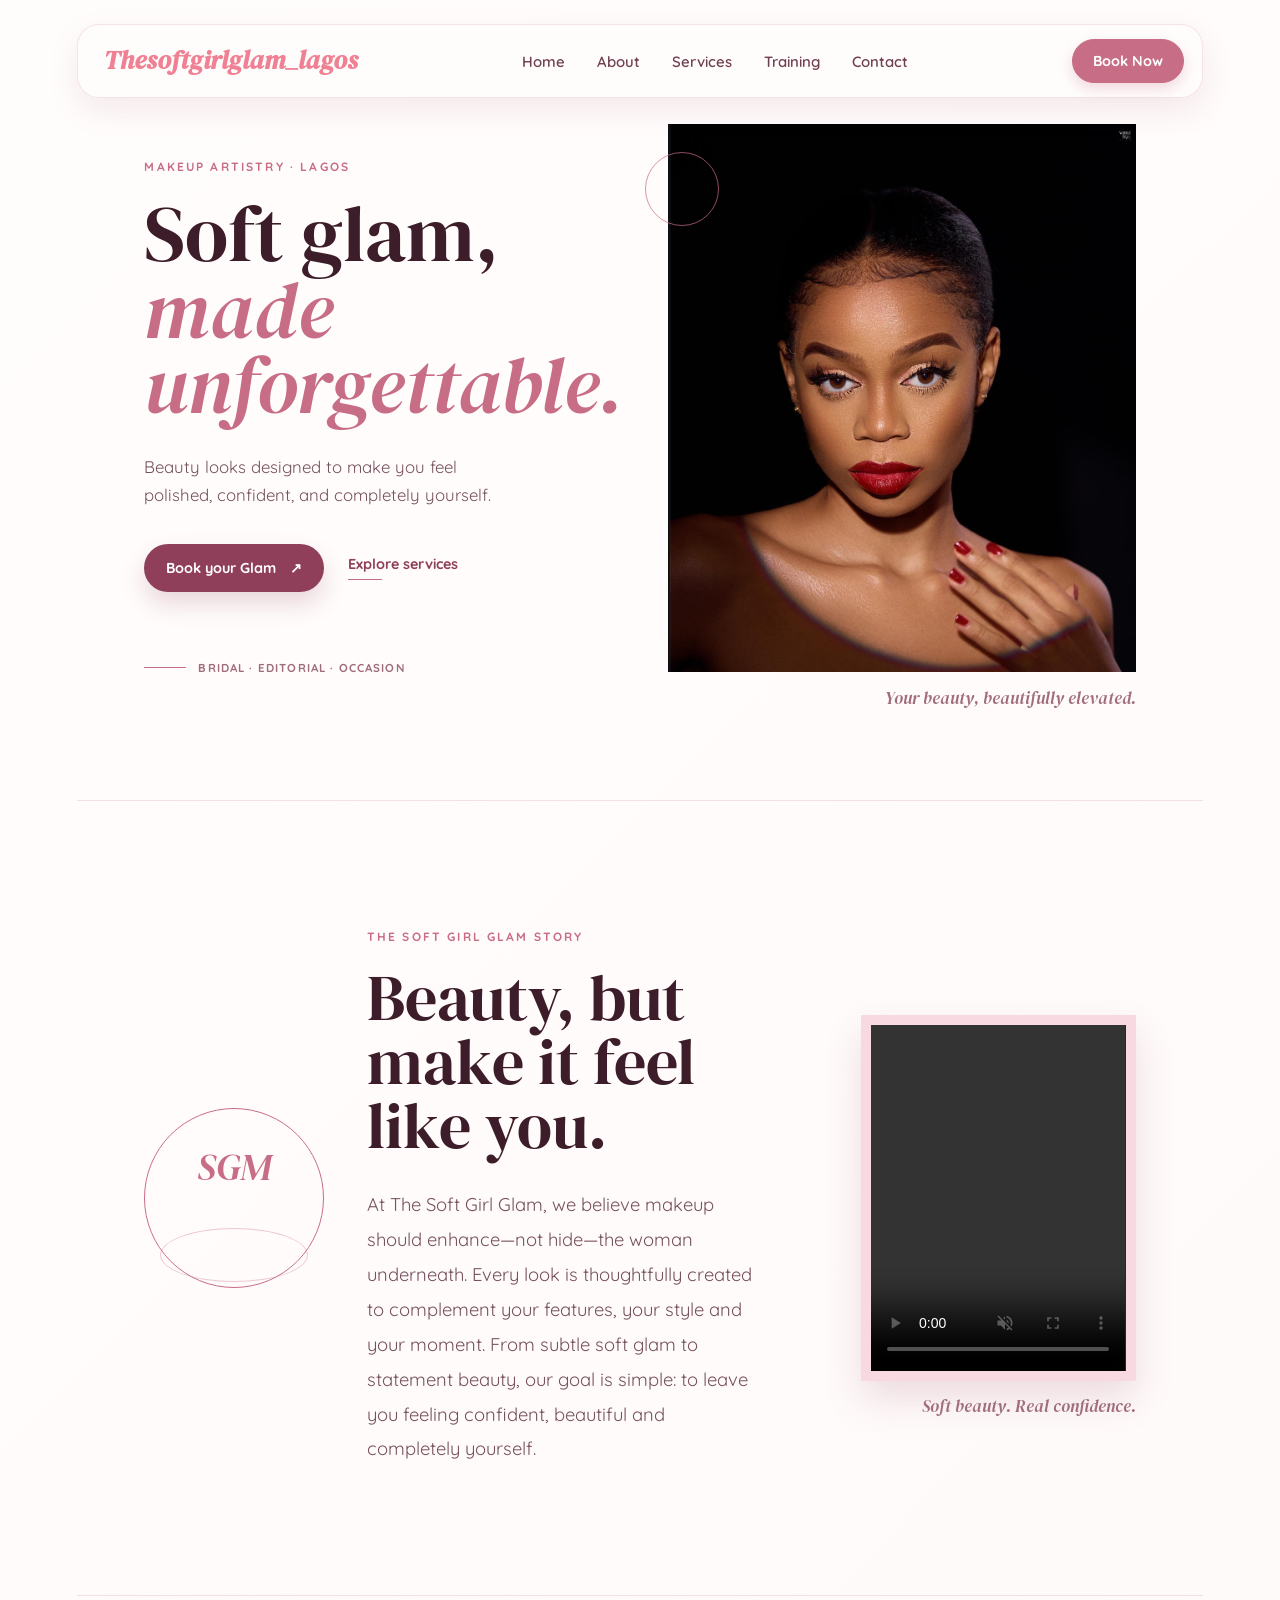
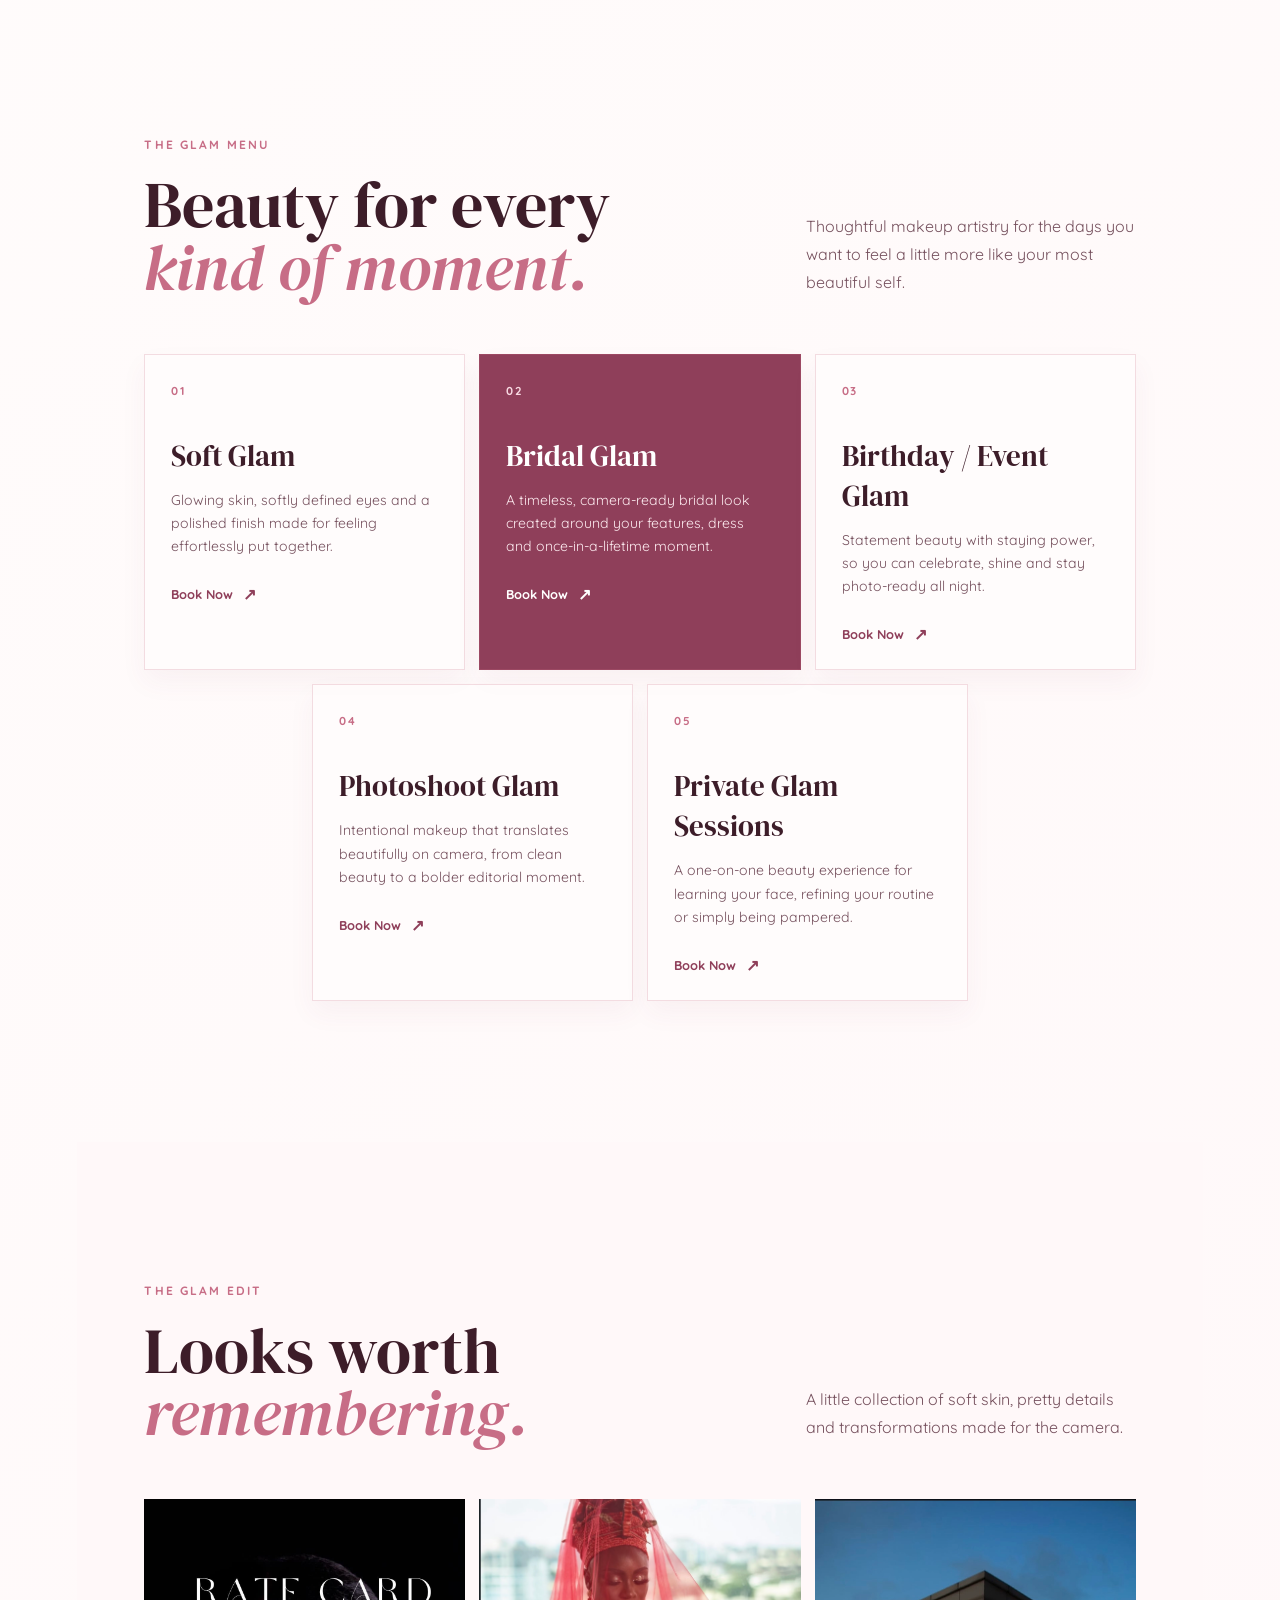
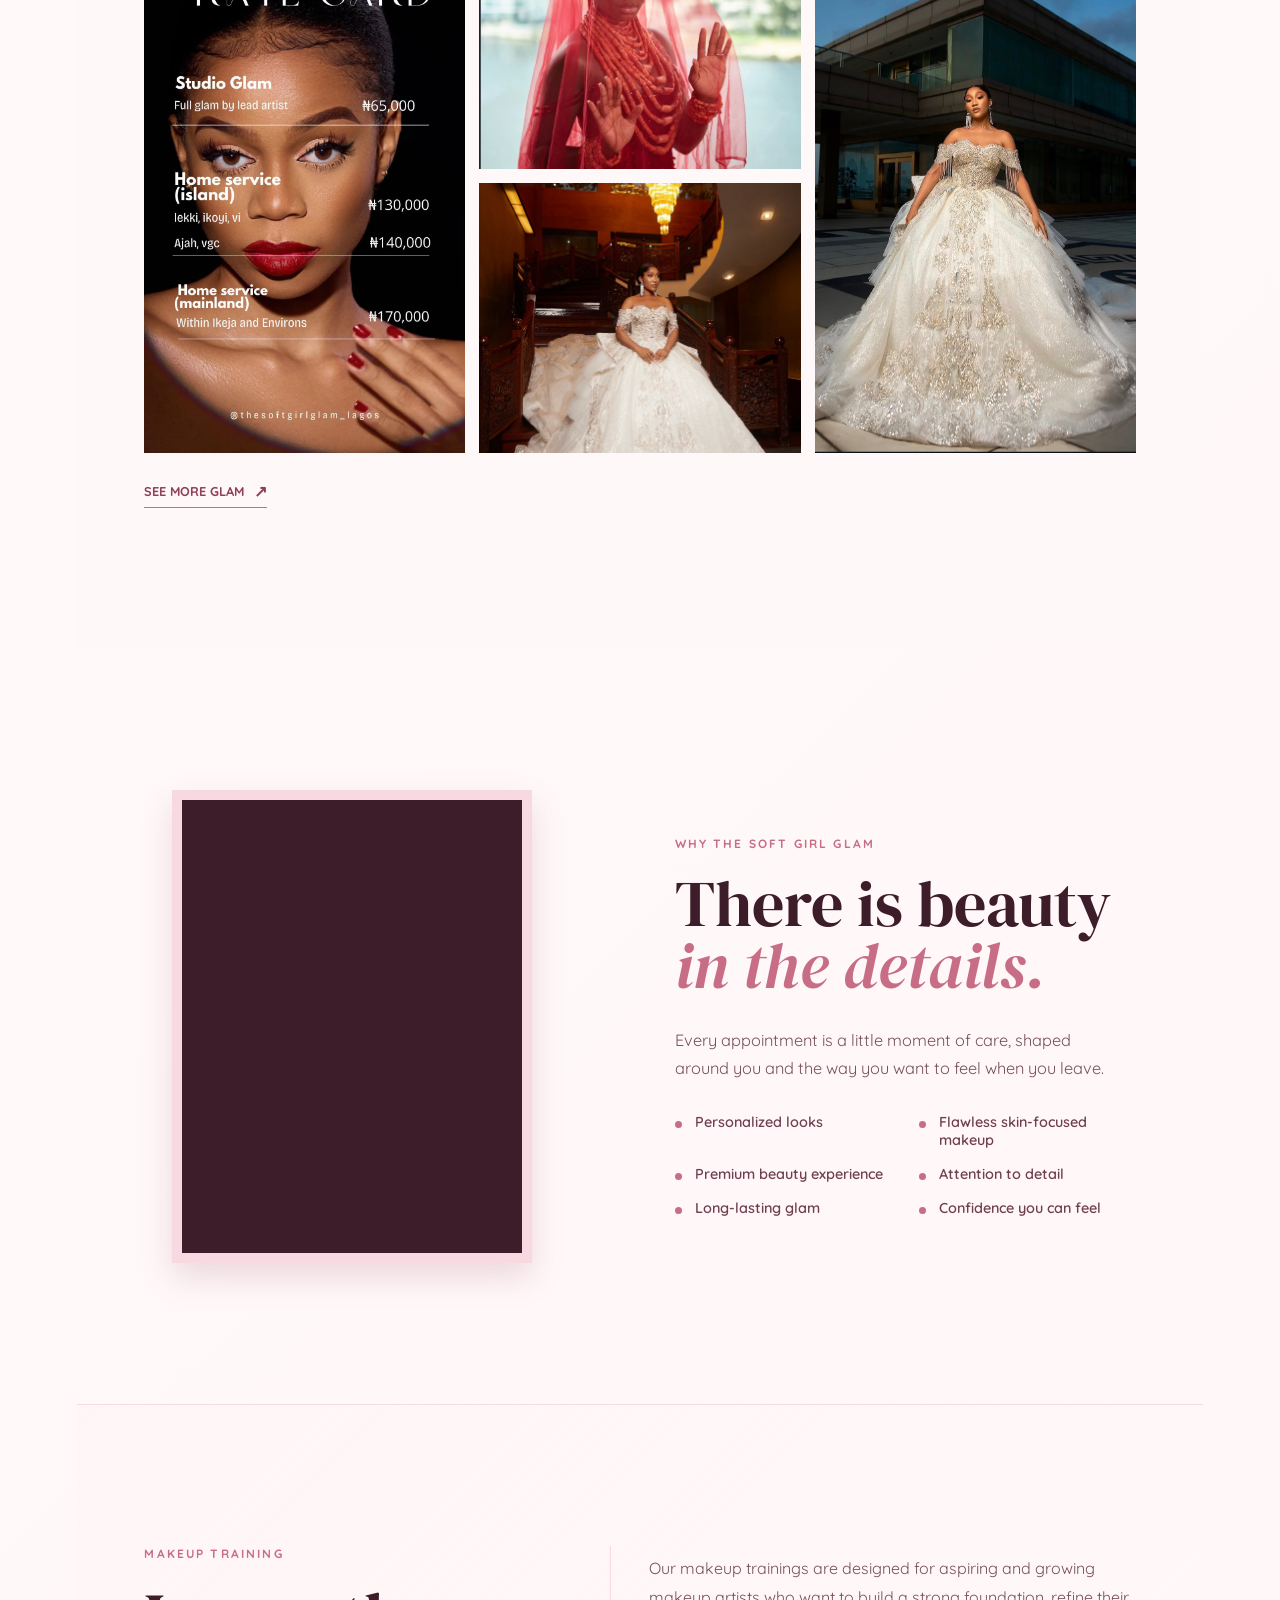
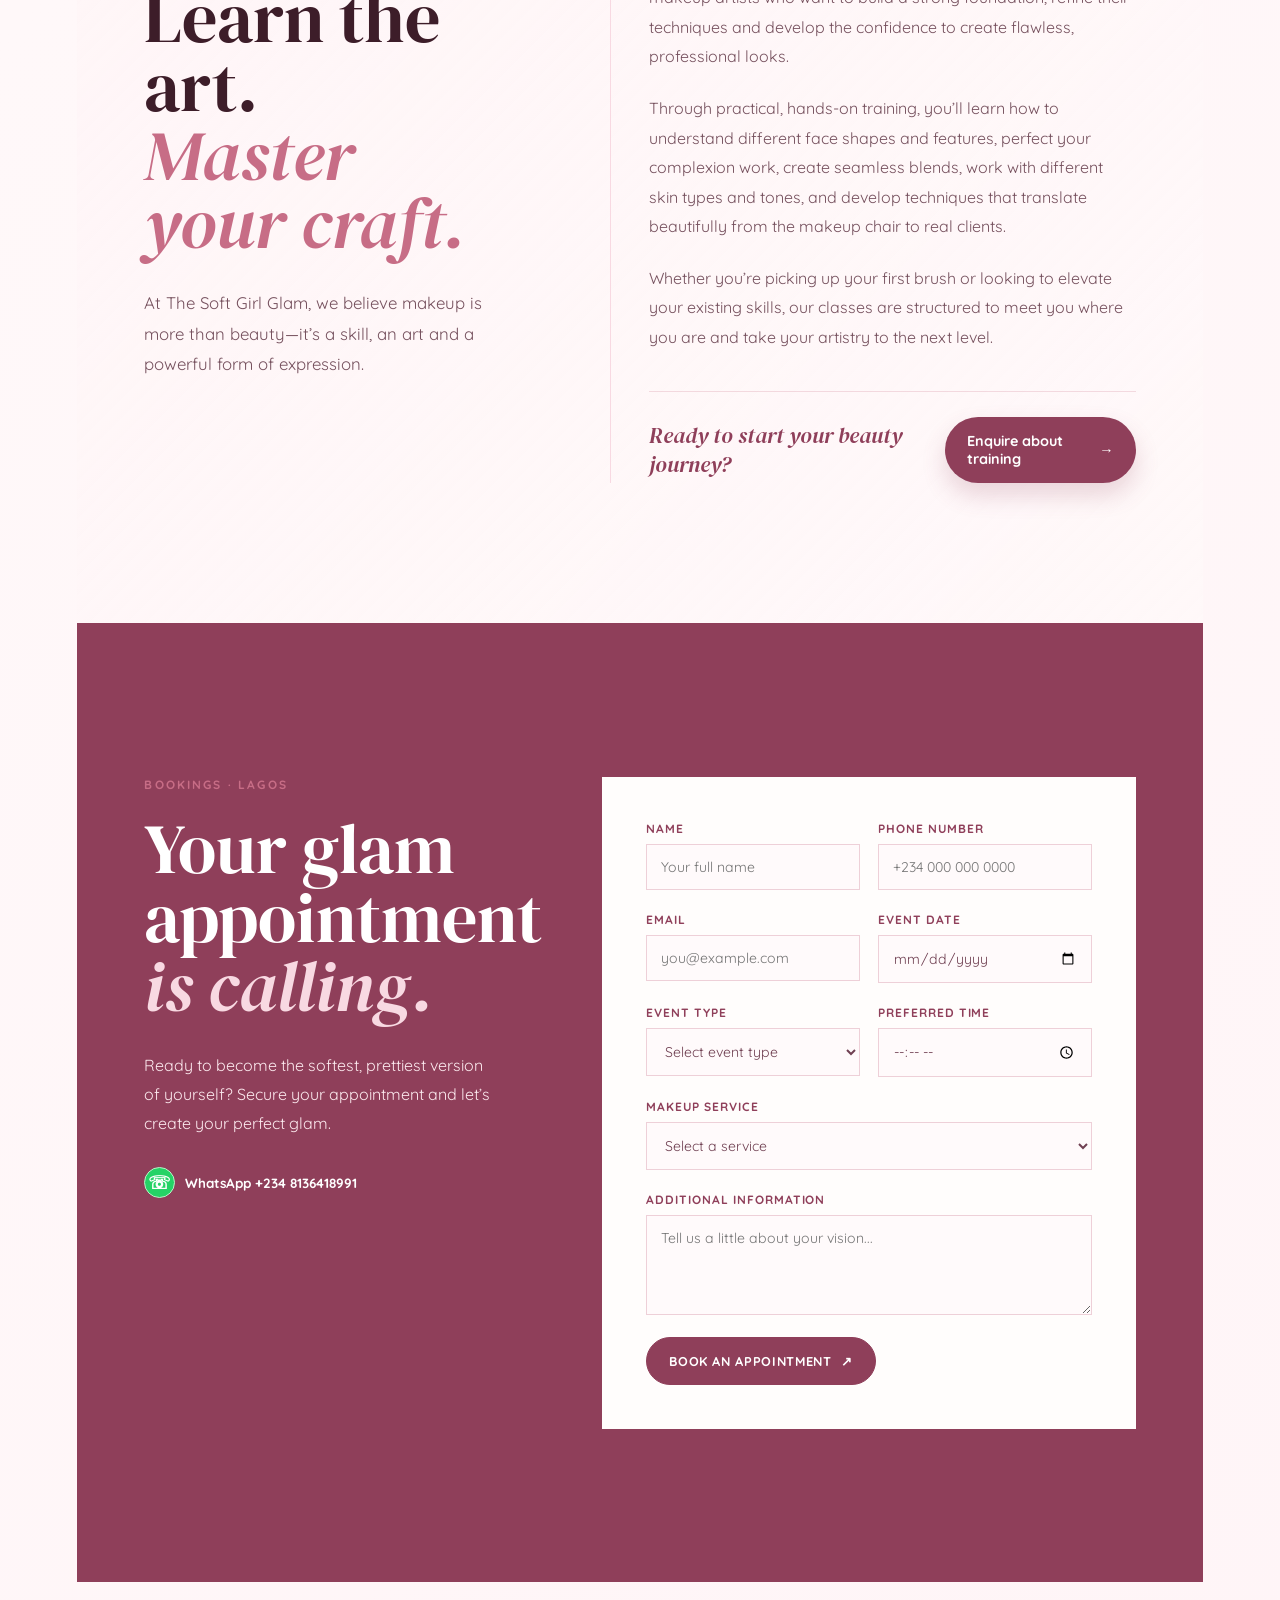
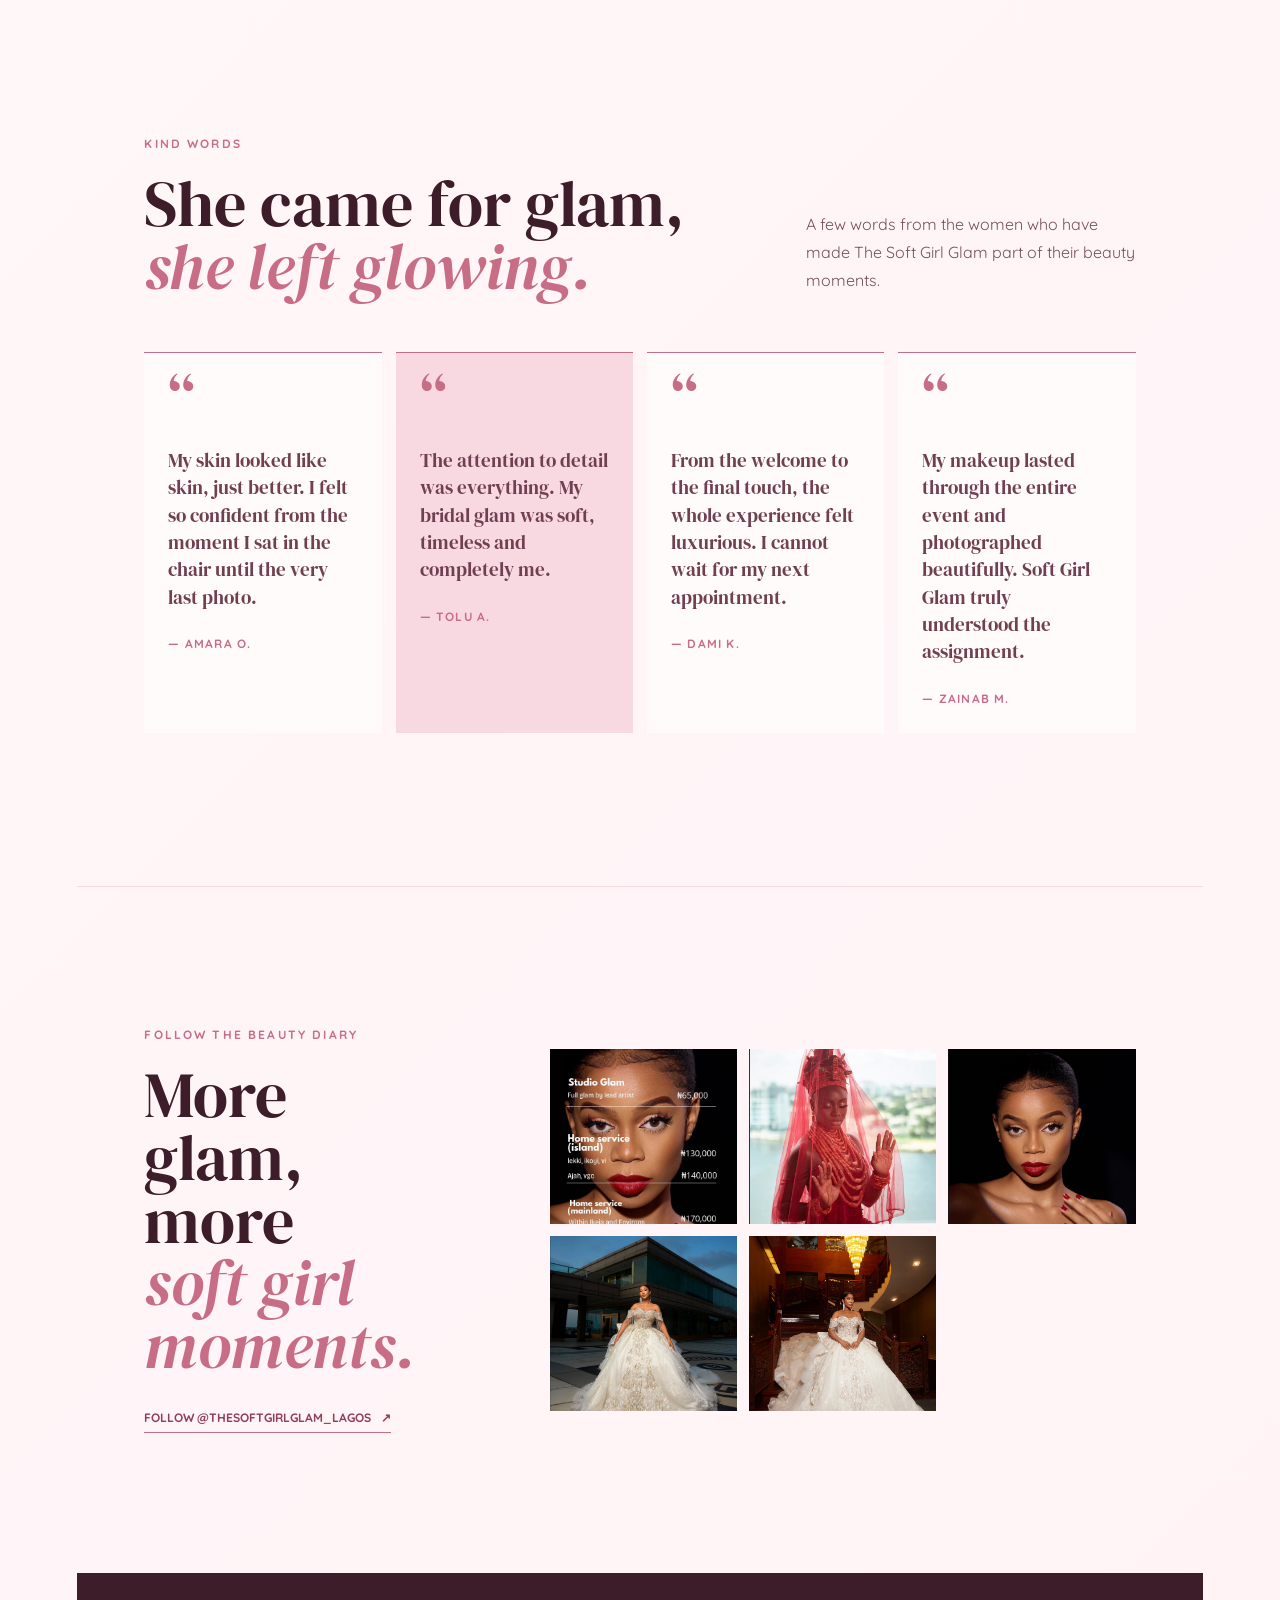
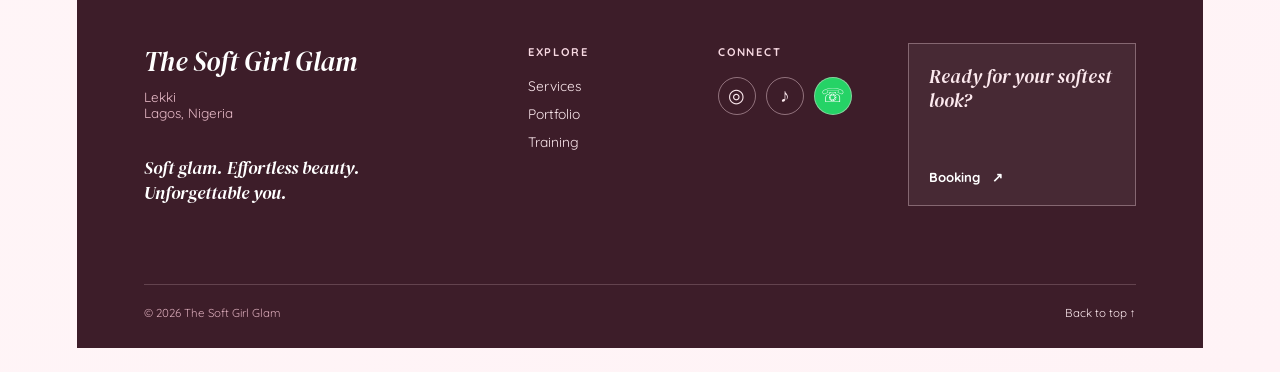
<file: index.html>
<!DOCTYPE html>
<html lang="en">
<head>
  <meta charset="UTF-8">
  <meta name="viewport" content="width=device-width, initial-scale=1.0">
  <meta http-equiv="refresh" content="0; url=deploy/index.html">
  <title>Soft Girl Glam Lagos</title>
</head>
<body>
  <p>Loading Soft Girl Glam...</p>
  <script>window.location.replace('deploy/index.html');</script>
</body>
</html>
</file>
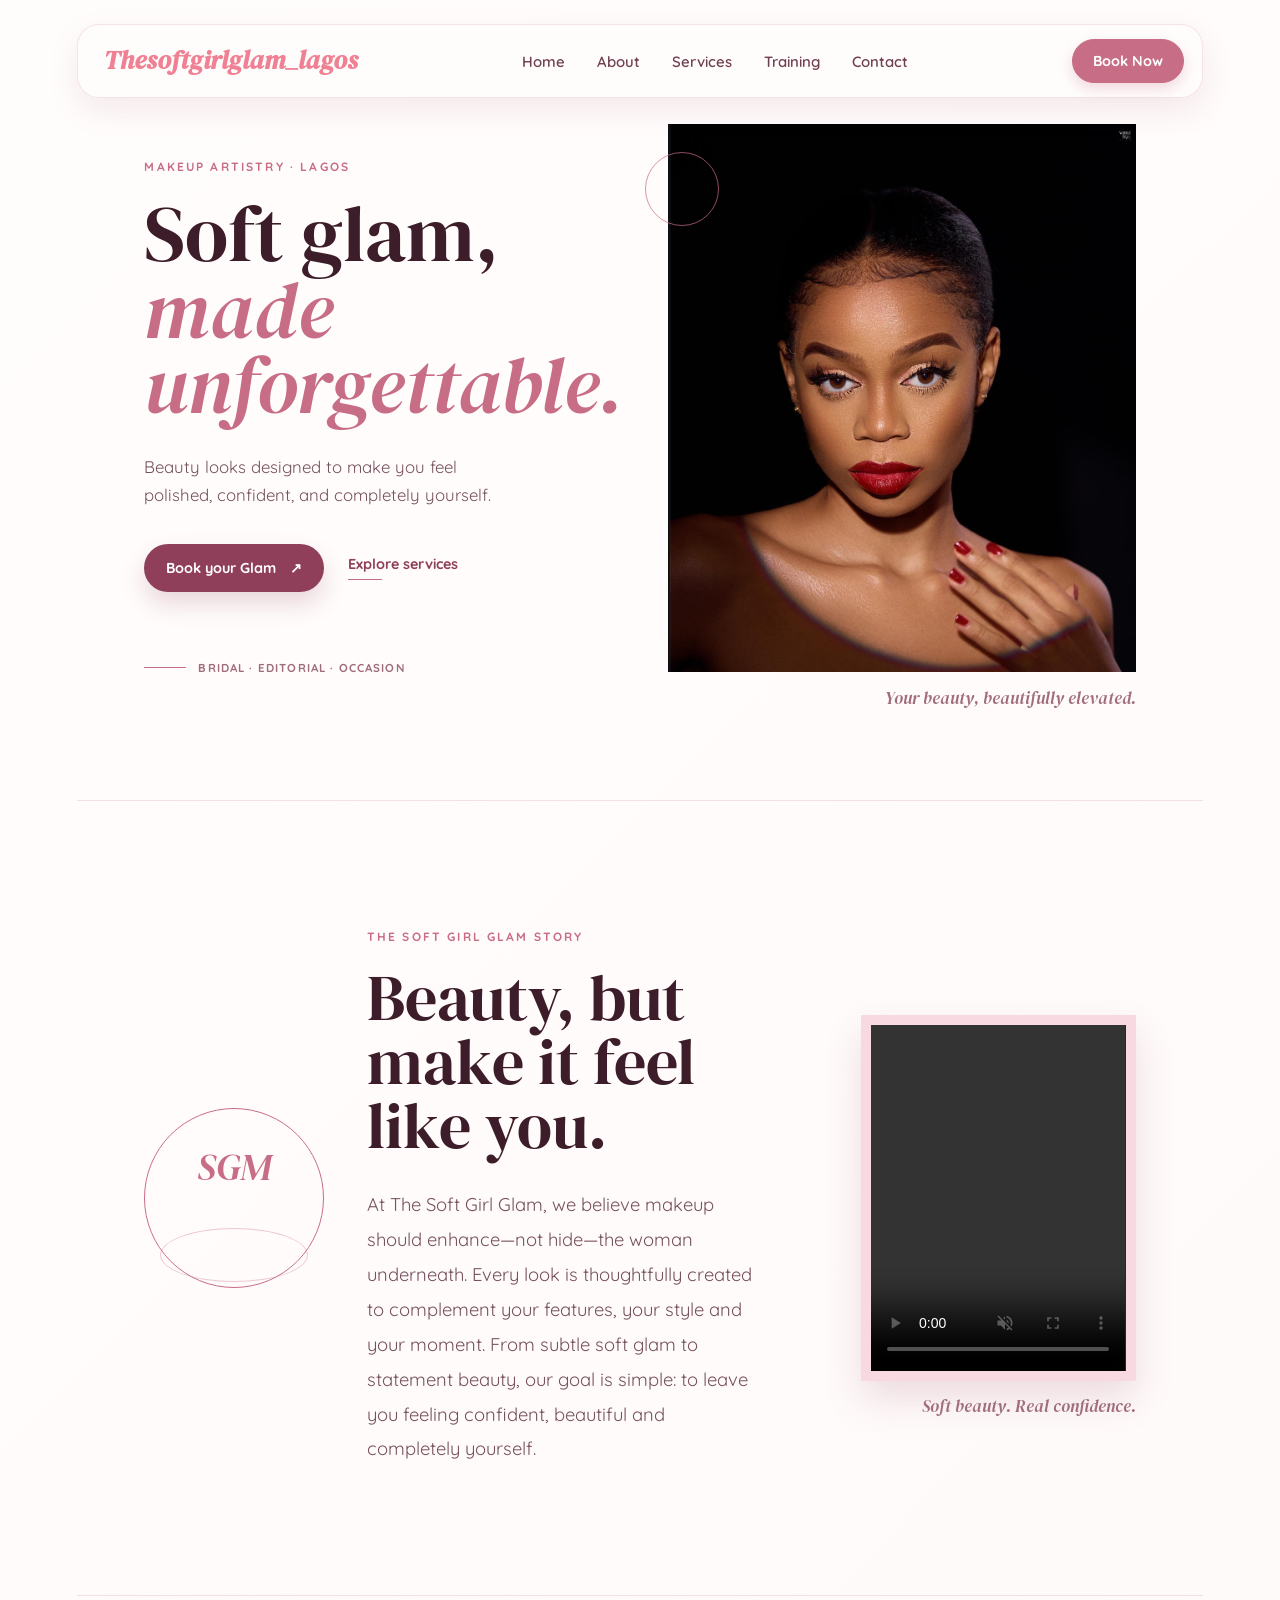
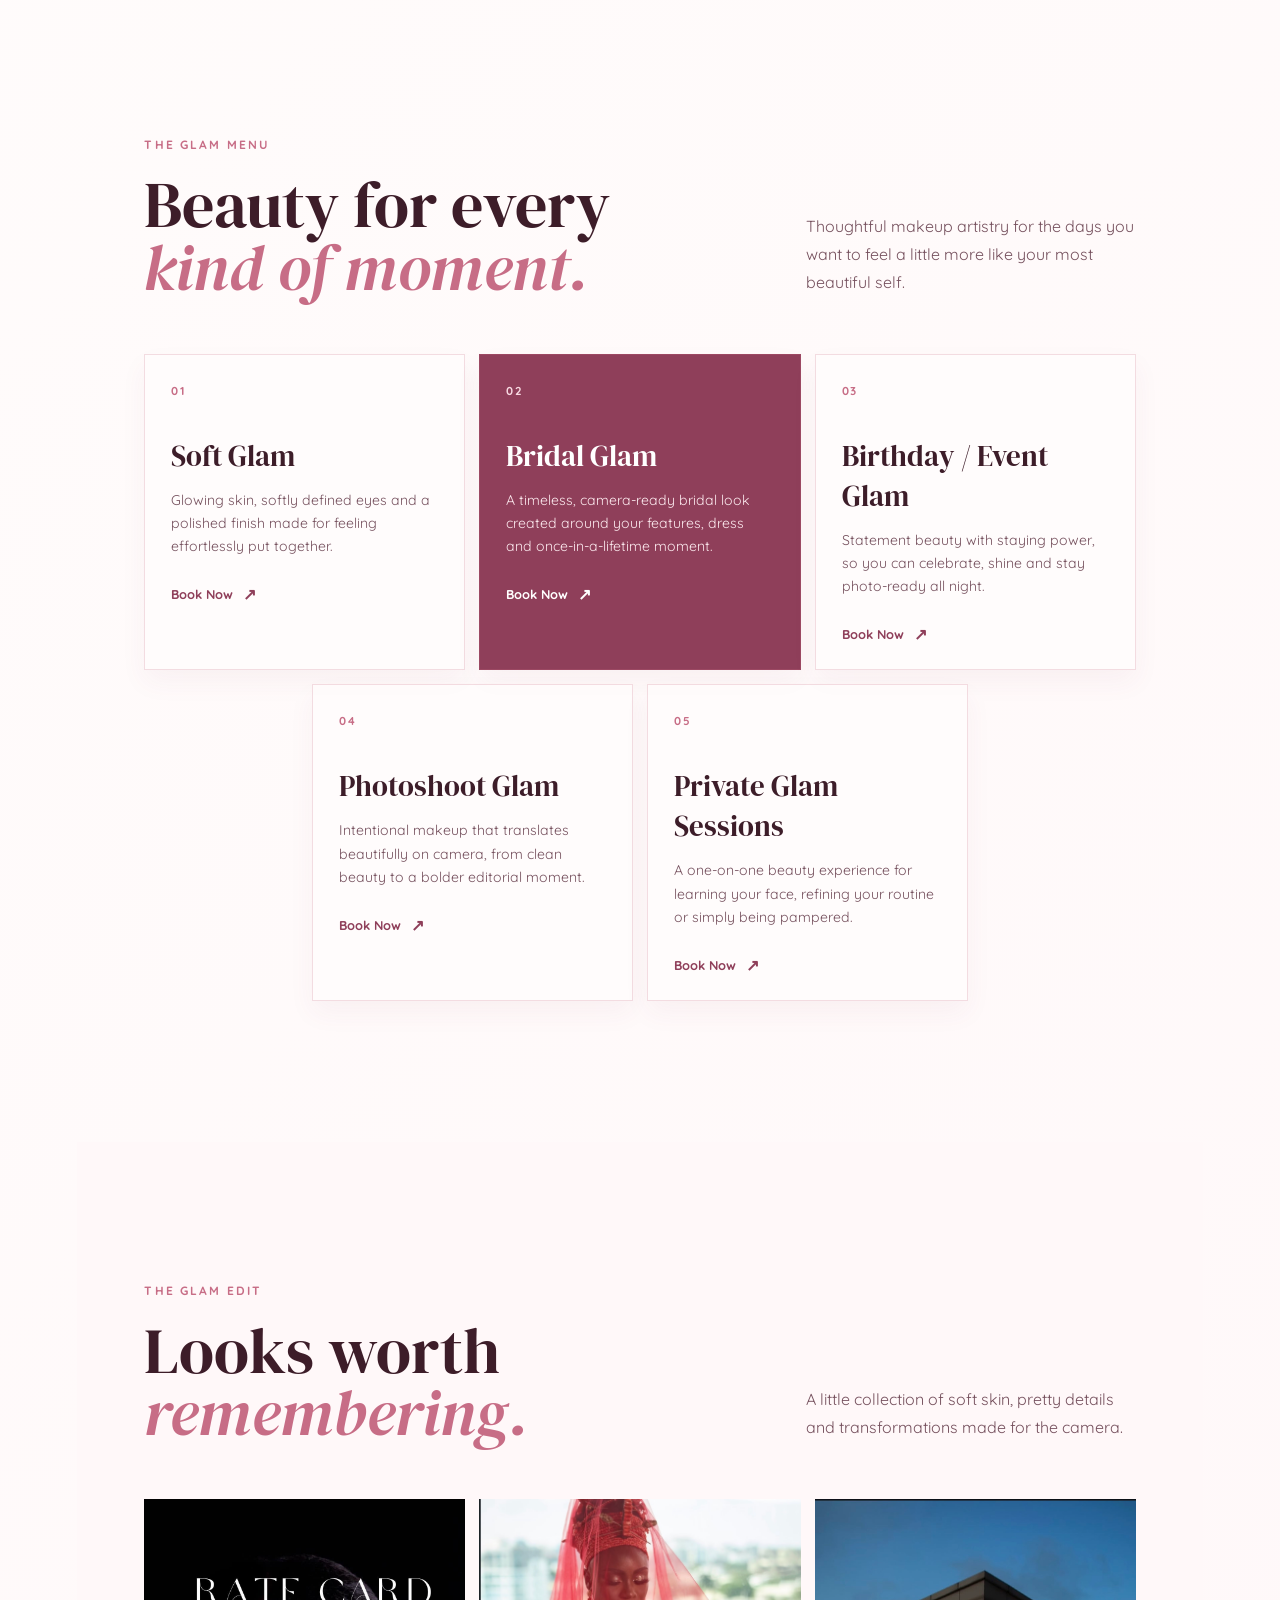
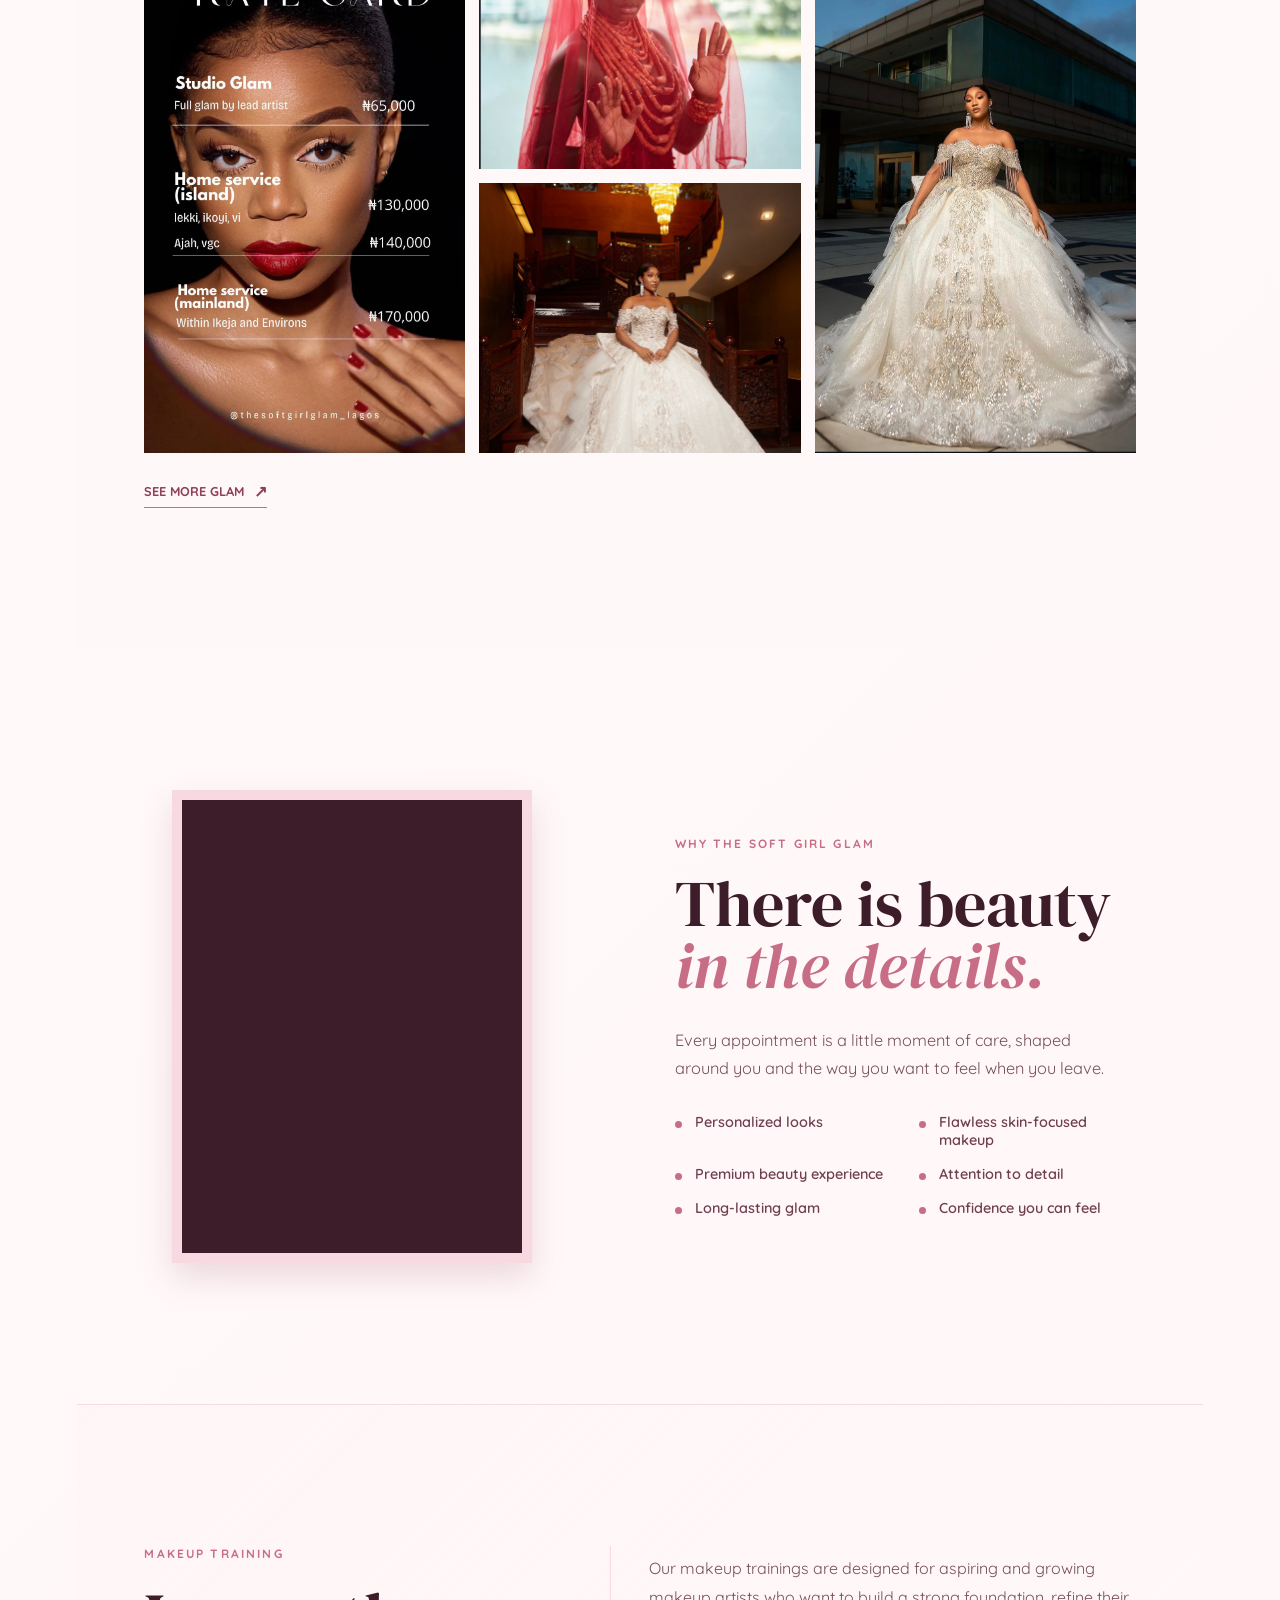
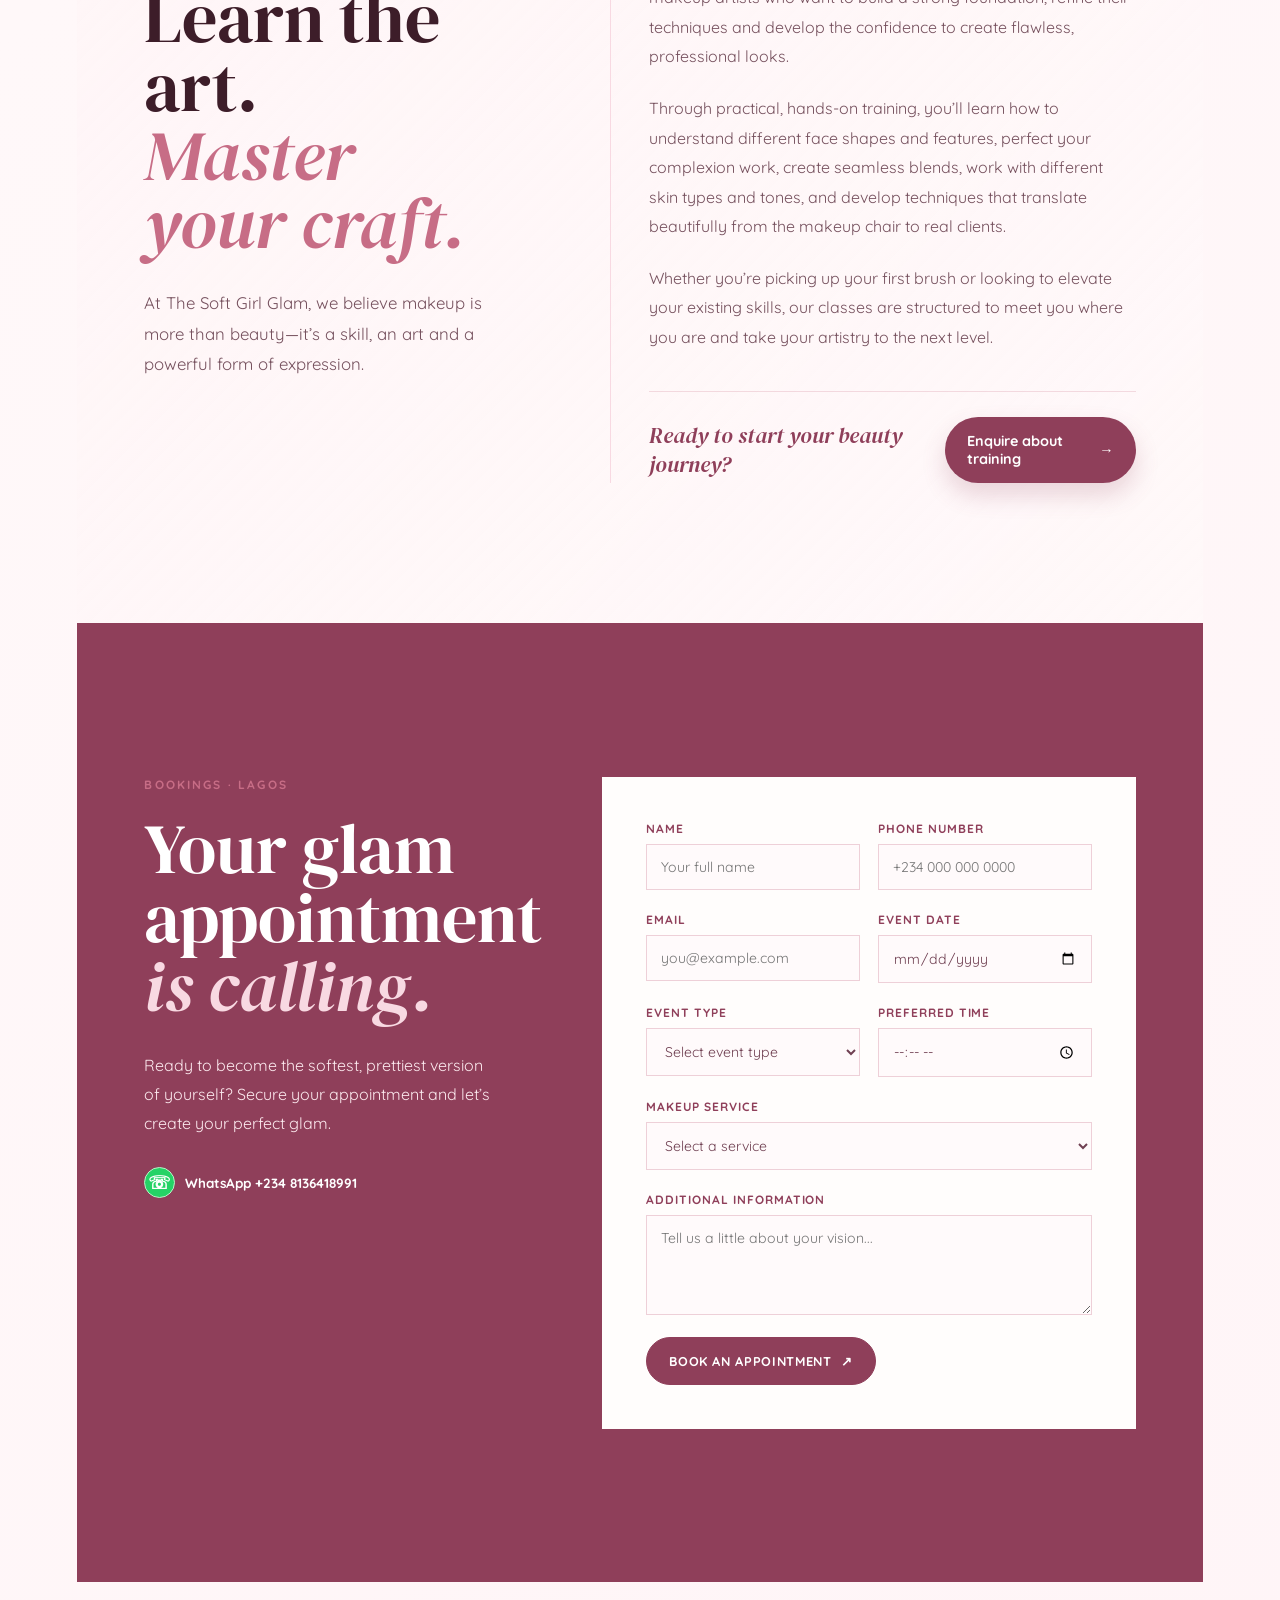
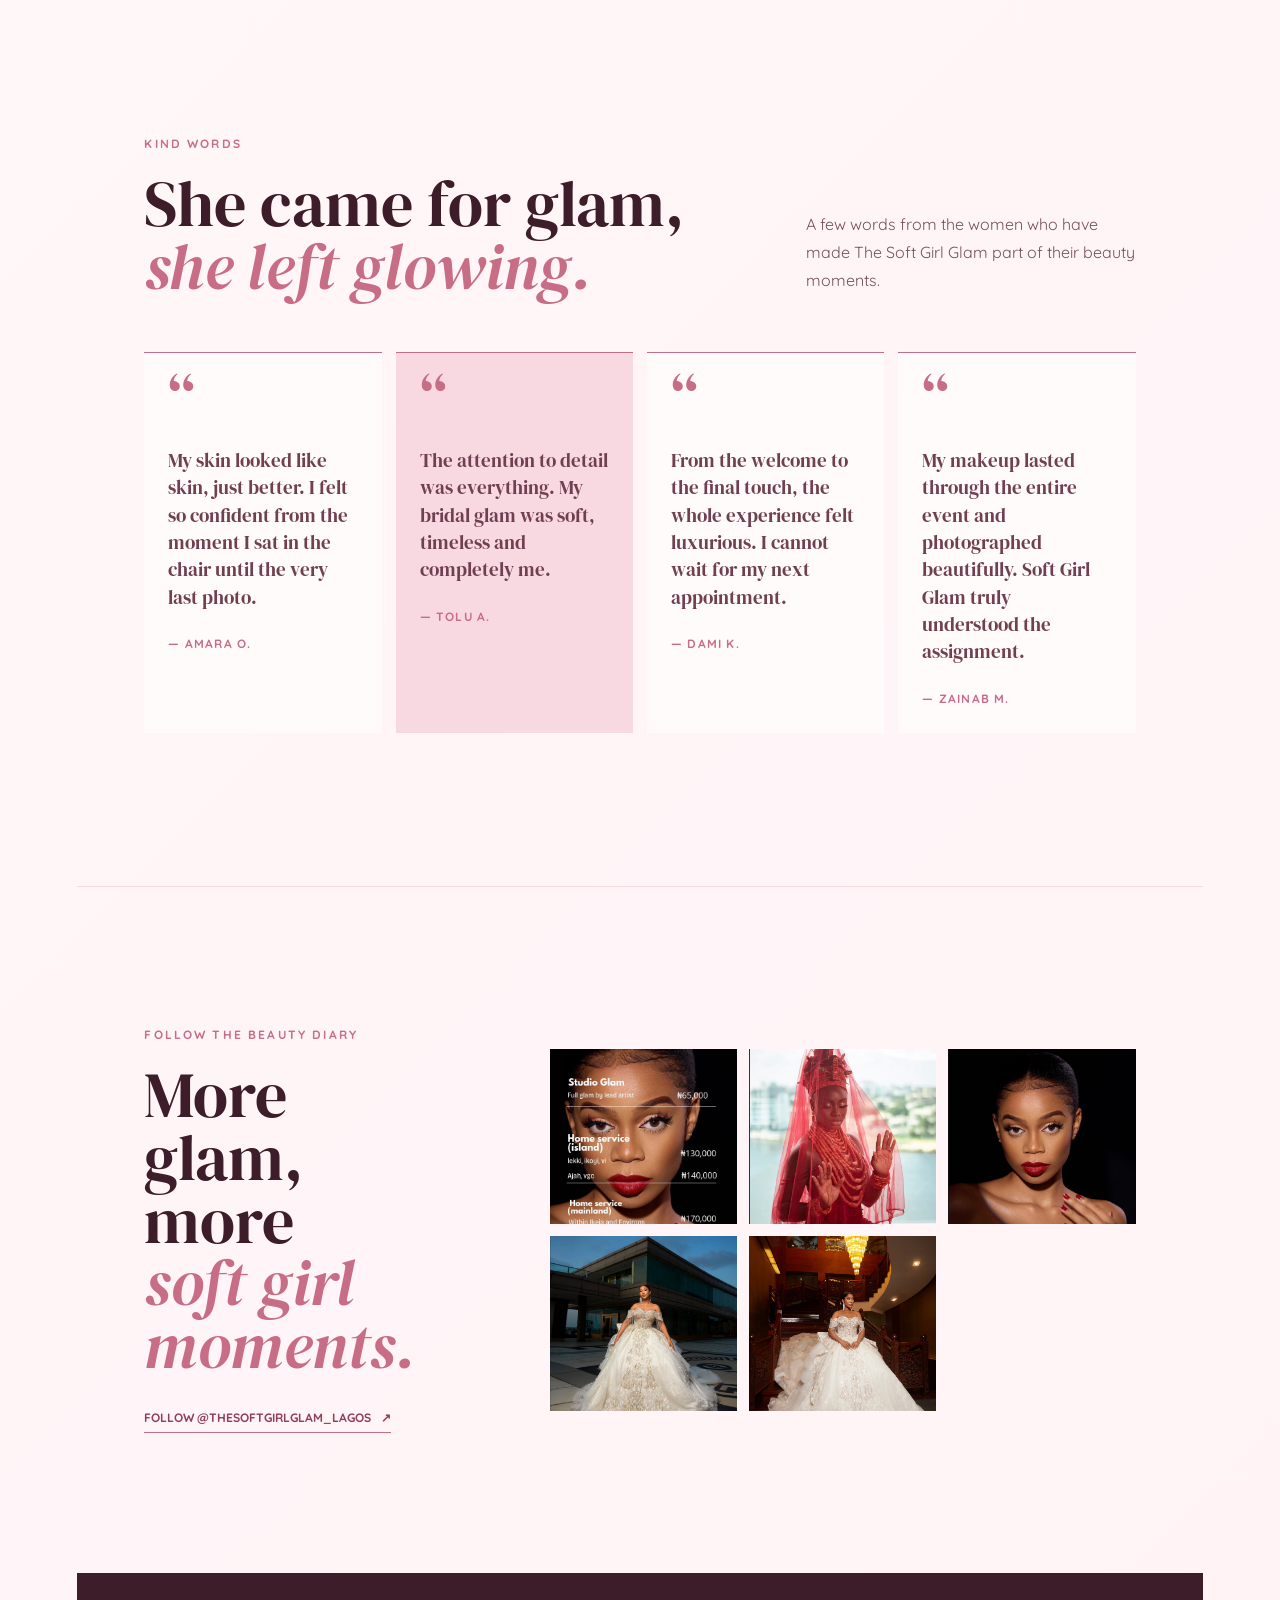
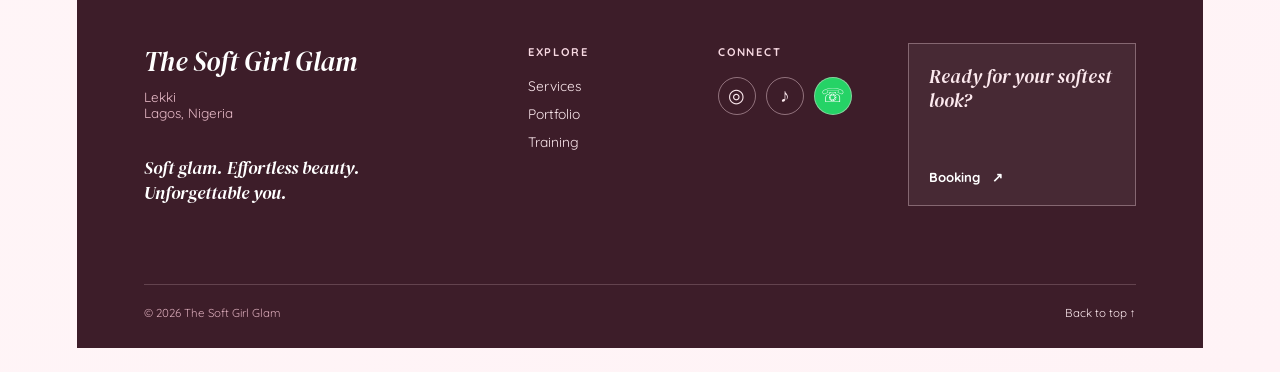
<file: deploy/index.html>
<!DOCTYPE html>
<html lang="en">
<head>
    <meta charset="UTF-8">
    <meta name="viewport" content="width=device-width, initial-scale=1.0">
    <title>Soft Girl Glam Lagos</title>
    <meta name="description" content="The Soft Girl Glam is a premium Lagos makeup studio creating soft glam, bridal, event and editorial beauty looks.">
    <meta property="og:title" content="The Soft Girl Glam Lagos">
    <meta property="og:description" content="Soft glam. Effortless beauty. Unforgettable you.">
    <meta property="og:type" content="website">
    <meta name="google-site-verification" content="OfP5H_b4hILgNsgbGGH4lVPE4A93vjGxRBnyx1TK7AU">
    <link rel="stylesheet" href="Soft.css?v=3">
</head>
<body>

    <!-- START OF NAV SEC -->
     <section class="container">

        <nav class="nav">
            
            <h1>
                <a href="" class="logo">
                    Thesoftgirlglam_lagos
                </a>
            </h1>

            <ul>
                <li><a href="#home">Home</a></li>
                <li><a href="#about">About</a></li>
                <li><a href="#services">Services</a></li>
                <li><a href="#training">Training</a></li>
                <li><a href="#contact">Contact</a></li>
            </ul>

            <div class="book-button">
                <a href="">Book Now</a>

            </div>

        </nav>

        <!-- END OF NAV SECTION -->

        <!-- START OF HOME SECTION -->

        <section id="home" class="home-section">
            <div class="home-copy">
                <p class="eyebrow">Makeup artistry · Lagos</p>
                <h2>Soft glam,<br><em>made unforgettable.</em></h2>
                <p class="home-intro">Beauty looks designed to make you feel polished, confident, and completely yourself.</p>
                <div class="home-actions">
                    <a href="#contact" class="primary-action">Book your Glam <span aria-hidden="true">↗</span></a>
                    <a href="#services" class="text-action">Explore services</a>
                </div>
                <div class="home-note">
                    <span class="note-line"></span>
                    <p>Bridal · Editorial · Occasion</p>
                </div>
            </div>

            <div class="home-image-wrap">
                <div class="image-frame">
                    <img src="Image/Soft 3.jpeg" alt="Makeup look featuring glowing skin and a bold red lip">
                </div>
                <p class="image-caption">Your beauty, beautifully elevated.</p>
            </div>
            





        </section>

        <!-- END OF HOME SECTION -->

        <!-- START OF ABOUT SECTION -->

        <section id="about" class="about-section">
            <div class="about-mark" aria-hidden="true">
                <span>SGM</span>
            </div>

            <div class="about-copy">
                <p class="eyebrow">The Soft Girl Glam story</p>
                <h2>Beauty, but make it feel like you.</h2>
                <p>
                    At The Soft Girl Glam, we believe makeup should enhance—not hide—the woman underneath. Every look is thoughtfully created to complement your features, your style and your moment. From subtle soft glam to statement beauty, our goal is simple: to leave you feeling confident, beautiful and completely yourself.
                </p>
            </div>

            <div class="about-video">
                <video controls muted loop playsinline preload="metadata">
                    <source src="Video/Soft vid.MP4" type="video/mp4">
                    Your browser does not support the video tag.
                </video>
                <p>Soft beauty. Real confidence.</p>
            </div>

        </section>

        <!-- START OF SERVICE SECTION -->

        <section id="services" class="services-section">
            <div class="section-heading">
                <div>
                    <p class="eyebrow">The glam menu</p>
                    <h2>Beauty for every<br><em>kind of moment.</em></h2>
                </div>
                <p class="section-lede">Thoughtful makeup artistry for the days you want to feel a little more like your most beautiful self.</p>
            </div>

            <div class="service-grid">
                <article class="service-card">
                    <span class="service-number">01</span>
                    <h3>Soft Glam</h3>
                    <p>Glowing skin, softly defined eyes and a polished finish made for feeling effortlessly put together.</p>
                    <a href="#contact" class="card-link">Book Now <span aria-hidden="true">↗</span></a>
                </article>
                <article class="service-card service-card-featured">
                    <span class="service-number">02</span>
                    <h3>Bridal Glam</h3>
                    <p>A timeless, camera-ready bridal look created around your features, dress and once-in-a-lifetime moment.</p>
                    <a href="#contact" class="card-link">Book Now <span aria-hidden="true">↗</span></a>
                </article>
                <article class="service-card">
                    <span class="service-number">03</span>
                    <h3>Birthday / Event Glam</h3>
                    <p>Statement beauty with staying power, so you can celebrate, shine and stay photo-ready all night.</p>
                    <a href="#contact" class="card-link">Book Now <span aria-hidden="true">↗</span></a>
                </article>
                <article class="service-card">
                    <span class="service-number">04</span>
                    <h3>Photoshoot Glam</h3>
                    <p>Intentional makeup that translates beautifully on camera, from clean beauty to a bolder editorial moment.</p>
                    <a href="#contact" class="card-link">Book Now <span aria-hidden="true">↗</span></a>
                </article>
                <article class="service-card">
                    <span class="service-number">05</span>
                    <h3>Private Glam Sessions</h3>
                    <p>A one-on-one beauty experience for learning your face, refining your routine or simply being pampered.</p>
                    <a href="#contact" class="card-link">Book Now <span aria-hidden="true">↗</span></a>
                </article>
            </div>

        </section>

        <!-- START OF PORTFOLIO SECTION -->

        <section id="portfolio" class="portfolio-section">
            <div class="section-heading portfolio-heading">
                <div>
                    <p class="eyebrow">The glam edit</p>
                    <h2>Looks worth<br><em>remembering.</em></h2>
                </div>
                <p class="section-lede">A little collection of soft skin, pretty details and transformations made for the camera.</p>
            </div>

            <div class="gallery-grid">
                <figure class="gallery-item gallery-item-tall">
                    <img src="Image/Soft girl.jpeg" alt="Soft glam makeup transformation">
                </figure>
                <figure class="gallery-item">
                    <img src="Image/Soft 2.PNG" alt="Bridal-inspired makeup look">
                </figure>
                <figure class="gallery-item gallery-item-wide">
                    <img src="Image/wed 1.PNG" alt="Editorial makeup look with a bold red lip">
                </figure>
                <figure class="gallery-item">
                    <img src="Image/wed 2.jpeg" alt="Birthday event glam makeup look">
                </figure>
            </div>

            <a href="#portfolio" class="gallery-button">SEE MORE GLAM <span aria-hidden="true">↗</span></a>
        </section>

        <!-- START OF WHY SECTION -->

        <section id="why-us" class="why-section">
            <div class="why-media">
                <div class="why-video">
                    <video autoplay muted loop playsinline preload="metadata">
                        <source src="Video/soft vid 2.MP4" type="video/mp4">
                    </video>
                </div>
            </div>

            <div class="why-copy">
                <p class="eyebrow">Why The Soft Girl Glam</p>
                <h2>There is beauty<br><em>in the details.</em></h2>
                <p class="why-intro">Every appointment is a little moment of care, shaped around you and the way you want to feel when you leave.</p>
                <ul class="why-list">
                    <li>Personalized looks</li>
                    <li>Flawless skin-focused makeup</li>
                    <li>Premium beauty experience</li>
                    <li>Attention to detail</li>
                    <li>Long-lasting glam</li>
                    <li>Confidence you can feel</li>
                </ul>
            </div>
        </section>

        <!-- END OF SERVICES SECTION -->


        <!-- START OF TRAINING SECTION -->

        <section id="training" class="training-section">
            <div class="training-intro">
                <p class="eyebrow">Makeup training</p>
                <h2>Learn the art.<br><em>Master your craft.</em></h2>
                <p class="training-lede">At The Soft Girl Glam, we believe makeup is more than beauty—it’s a skill, an art and a powerful form of expression.</p>
            </div>

            <div class="training-content">
                <p>Our makeup trainings are designed for aspiring and growing makeup artists who want to build a strong foundation, refine their techniques and develop the confidence to create flawless, professional looks.</p>
                <p>Through practical, hands-on training, you’ll learn how to understand different face shapes and features, perfect your complexion work, create seamless blends, work with different skin types and tones, and develop techniques that translate beautifully from the makeup chair to real clients.</p>
                <p>Whether you’re picking up your first brush or looking to elevate your existing skills, our classes are structured to meet you where you are and take your artistry to the next level.</p>

                <div class="training-cta">
                    <p>Ready to start your beauty journey?</p>
                    <a href="#contact" class="primary-action">Enquire about training <span aria-hidden="true">→</span></a>
                </div>
            </div>





        </section>

        <!-- END OF TRAINING SECTION -->

        <!-- START OF CONTACT SECTION -->

        <section id="contact" class="contact-section">
            <div class="contact-heading">
                <p class="eyebrow">Bookings · Lagos</p>
                <h2>Your glam appointment<br><em>is calling.</em></h2>
                <p>Ready to become the softest, prettiest version of yourself? Secure your appointment and let’s create your perfect glam.</p>
                <a class="whatsapp-link" href="https://wa.me/2348136418991" target="_blank" rel="noopener">
                    <span class="whatsapp-icon" aria-hidden="true">☏</span>
                    WhatsApp +234 8136418991
                </a>
            </div>

            <form id="booking-form" class="booking-form" action="#contact" method="post">
                <div class="form-field">
                    <label for="name">Name</label>
                    <input id="name" name="name" type="text" placeholder="Your full name" required>
                </div>
                <div class="form-field">
                    <label for="phone">Phone Number</label>
                    <input id="phone" name="phone" type="tel" placeholder="+234 000 000 0000" required>
                </div>
                <div class="form-field">
                    <label for="email">Email</label>
                    <input id="email" name="email" type="email" placeholder="you@example.com" required>
                </div>
                <div class="form-field">
                    <label for="event-date">Event Date</label>
                    <input id="event-date" name="event-date" type="date" required>
                </div>
                <div class="form-field">
                    <label for="event-type">Event Type</label>
                    <select id="event-type" name="event-type" required>
                        <option value="" selected disabled>Select event type</option>
                        <option>Birthday</option>
                        <option>Bridal</option>
                        <option>Photoshoot</option>
                        <option>Private event</option>
                        <option>Other</option>
                    </select>
                </div>
                <div class="form-field">
                    <label for="preferred-time">Preferred Time</label>
                    <input id="preferred-time" name="preferred-time" type="time" required>
                </div>
                <div class="form-field form-field-wide">
                    <label for="makeup-service">Makeup Service</label>
                    <select id="makeup-service" name="makeup-service" required>
                        <option value="" selected disabled>Select a service</option>
                        <option>Soft Glam</option>
                        <option>Bridal Glam</option>
                        <option>Birthday / Event Glam</option>
                        <option>Photoshoot Glam</option>
                        <option>Private Glam Session</option>
                    </select>
                </div>
                <div class="form-field form-field-wide">
                    <label for="additional-information">Additional Information</label>
                    <textarea id="additional-information" name="additional-information" rows="4" placeholder="Tell us a little about your vision..."></textarea>
                </div>
                <button class="booking-button" type="submit">BOOK AN APPOINTMENT <span aria-hidden="true">↗</span></button>
            </form>
        </section>

        <!-- START OF TESTIMONIALS SECTION -->

        <section id="testimonials" class="testimonials-section">
            <div class="section-heading testimonials-heading">
                <div>
                    <p class="eyebrow">Kind words</p>
                    <h2>She came for glam,<br><em>she left glowing.</em></h2>
                </div>
                <p class="section-lede">A few words from the women who have made The Soft Girl Glam part of their beauty moments.</p>
            </div>

            <div class="testimonial-grid">
                <blockquote class="testimonial-card">
                    <span class="quote-mark">“</span>
                    <p>My skin looked like skin, just better. I felt so confident from the moment I sat in the chair until the very last photo.</p>
                    <footer>— Amara O.</footer>
                </blockquote>
                <blockquote class="testimonial-card testimonial-card-accent">
                    <span class="quote-mark">“</span>
                    <p>The attention to detail was everything. My bridal glam was soft, timeless and completely me.</p>
                    <footer>— Tolu A.</footer>
                </blockquote>
                <blockquote class="testimonial-card">
                    <span class="quote-mark">“</span>
                    <p>From the welcome to the final touch, the whole experience felt luxurious. I cannot wait for my next appointment.</p>
                    <footer>— Dami K.</footer>
                </blockquote>
                <blockquote class="testimonial-card">
                    <span class="quote-mark">“</span>
                    <p>My makeup lasted through the entire event and photographed beautifully. Soft Girl Glam truly understood the assignment.</p>
                    <footer>— Zainab M.</footer>
                </blockquote>
            </div>
        </section>

        <!-- START OF INSTAGRAM SECTION -->

        <section id="instagram" class="instagram-section">
            <div class="instagram-heading">
                <p class="eyebrow">Follow the beauty diary</p>
                <h2>More glam, more<br><em>soft girl moments.</em></h2>
                <a class="instagram-button" href="https://www.instagram.com/thesoftgirlglam_lagos" target="_blank" rel="noopener">FOLLOW @THESOFTGIRLGLAM_LAGOS <span aria-hidden="true">↗</span></a>
            </div>

            <div class="instagram-grid">
                <img src="Image/Soft girl.jpeg" alt="Soft Girl Glam makeup look">
                <img src="Image/Soft 2.PNG" alt="Soft Girl Glam bridal beauty look">
                <img src="Image/Soft 3.jpeg" alt="Soft Girl Glam editorial makeup look">
                <img src="Image/wed 1.PNG" alt="Soft Girl Glam wedding makeup look">
                <img src="Image/wed 2.jpeg" alt="Soft Girl Glam bridal transformation">
            </div>
        </section>

        <!-- START OF FOOTER SECTION -->

        <footer class="site-footer">
            <div class="footer-brand">
                <a href="#home" class="footer-logo">The Soft Girl Glam</a>
                <p> Lekki <br>Lagos, Nigeria</p>
                <p class="footer-tagline">Soft glam. Effortless beauty. Unforgettable you.</p>
            </div>

            <div class="footer-column">
                <p class="footer-label">Explore</p>
                <a href="#services">Services</a>
                <a href="#portfolio">Portfolio</a>
                <a href="#training">Training</a>
            </div>

            <div class="footer-column">
                <p class="footer-label">Connect</p>
                <div class="social-links">
                    <a class="social-icon instagram-icon" href="https://www.instagram.com/thesoftgirlglam_lagos" target="_blank" rel="noopener" aria-label="Instagram" title="Instagram"><span aria-hidden="true">◎</span></a>
                    <a class="social-icon tiktok-icon" href="https://www.tiktok.com/@thesoftgirlglamlagos?_r=1&_t=ZS-99cIL7RkieK" target="_blank" ><span aria-hidden="true">♪</span></a>
                    <a class="social-icon whatsapp-icon" href="https://wa.me/2348136418991" target="_blank" rel="noopener" aria-label="WhatsApp +234 8136418991" title="WhatsApp +234 8136418991"><span aria-hidden="true">☏</span></a>
                </div>
            </div>

            <div class="footer-booking">
                <p>Ready for your softest look?</p>
                <a href="#contact" class="footer-booking-link">Booking <span aria-hidden="true">↗</span></a>
            </div>

            <div class="footer-bottom">
                <span>© 2026 The Soft Girl Glam</span>
                <a href="#home">Back to top ↑</a>
            </div>
        </footer>

        











     </section>











    <script>
        document.getElementById('booking-form').addEventListener('submit', function (event) {
            event.preventDefault();

            const formData = new FormData(this);
            const message = [
                'Hello The Soft Girl Glam, I would like to book an appointment.',
                '',
                `Name: ${formData.get('name')}`,
                `Phone Number: ${formData.get('phone')}`,
                `Email: ${formData.get('email')}`,
                `Event Date: ${formData.get('event-date')}`,
                `Event Type: ${formData.get('event-type')}`,
                `Preferred Time: ${formData.get('preferred-time')}`,
                `Makeup Service: ${formData.get('makeup-service')}`,
                `Additional Information: ${formData.get('additional-information') || 'None'}`
            ].join('\n');

            window.open(`https://wa.me/2348136418991?text=${encodeURIComponent(message)}`, '_blank', 'noopener');
        });
    </script>
</body>
</html>
</file>
<file: deploy/Soft.css>
@import url('https://fonts.googleapis.com/css2?family=DM+Serif+Display:ital@0;1&family=Quicksand:wght@400;500;600;700&display=swap');

:root {
	--rose: #c76d86;
	--deep-rose: #8f3f5a;
	--blush: #fff4f6;
	--petal: #f8d9e2;
	--cream: #fffdfc;
}
html{
    scroll-behavior: smooth;
}

* {
	box-sizing: border-box;
}

html,
body {
	overflow-x: hidden;
}

body {
	margin: 0;
	background: linear-gradient(135deg, #fffdfc 0%, #fff3f6 100%);
	color: var(--deep-rose);
	font-family: 'Quicksand', sans-serif;
}

.container {
	padding: 24px 6%;
}

.nav {
	position: fixed;
	top: 24px;
	right: 6%;
	left: 6%;
	z-index: 10;
	display: flex;
	align-items: center;
	justify-content: space-between;
	gap: 28px;
	max-width: 1240px;
	margin: 0 auto;
	padding: 14px 18px 14px 26px;
	border: 1px solid rgba(199, 109, 134, 0.18);
	border-radius: 22px;
	background: rgba(255, 253, 252, 0.88);
	box-shadow: 0 12px 30px rgba(143, 63, 90, 0.1);
	backdrop-filter: blur(10px);
}

.nav h1 {
	margin: 0;
	line-height: 1;
}

.logo {
	color: rgb(240, 128, 147);
	font-family: 'DM Serif Display', Georgia, serif;
	font-size: clamp(1.25rem, 2vw, 1.7rem);
	font-style: italic;
	letter-spacing: 0;
	text-decoration: none;
	white-space: nowrap;
}

.nav ul {
	display: flex;
	align-items: center;
	gap: clamp(16px, 2.5vw, 34px);
	margin: 0;
	padding: 0;
	list-style: none;
}

.nav ul a {
	position: relative;
	color: #704052;
	font-size: 0.93rem;
	font-weight: 600;
	text-decoration: none;
	transition: color 180ms ease;
}

.nav ul a::after {
	position: absolute;
	right: 0;
	bottom: -7px;
	left: 0;
	height: 2px;
	border-radius: 999px;
	background: var(--rose);
	content: '';
	transform: scaleX(0);
	transform-origin: center;
	transition: transform 180ms ease;
}

.nav ul a:hover,
.nav ul a:focus-visible {
	color: var(--rose);
}

.nav ul a:hover::after,
.nav ul a:focus-visible::after {
	transform: scaleX(1);
}

.book-button a {
	display: inline-block;
	padding: 12px 20px;
	border: 1px solid var(--rose);
	border-radius: 999px;
	background: var(--rose);
	color: white;
	font-size: 0.9rem;
	font-weight: 700;
	text-decoration: none;
	box-shadow: 0 6px 14px rgba(199, 109, 134, 0.25);
	transition: background 180ms ease, box-shadow 180ms ease, transform 180ms ease;
}

.book-button a:hover,
.book-button a:focus-visible {
	background: var(--deep-rose);
	box-shadow: 0 8px 18px rgba(143, 63, 90, 0.25);
	transform: translateY(-2px);
}

/* END OF NAV SECTION */

/* START OF HOME SECTION */
.home-section {
	display: grid;
	grid-template-columns: minmax(0, 0.9fr) minmax(320px, 1fr);
	align-items: center;
	gap: clamp(48px, 8vw, 120px);
	max-width: 1240px;
	min-height: calc(100vh - 142px);
	margin: 0 auto;
	padding: clamp(54px, 8vw, 100px) 6% clamp(42px, 7vw, 90px);
}

.home-copy { max-width: 510px; }

.eyebrow {
	margin: 0 0 22px;
	color: var(--rose);
	font-size: 0.75rem;
	font-weight: 700;
	letter-spacing: 0.18em;
	text-transform: uppercase;
}

.home-copy h2 {
	margin: 0;
	color: #3d1d29;
	font-family: 'DM Serif Display', Georgia, serif;
	font-size: clamp(3.6rem, 6.2vw, 6.7rem);
	font-weight: 400;
	line-height: 0.95;
}

.home-copy h2 em { color: var(--rose); font-style: italic; }

.home-intro {
	max-width: 385px;
	margin: 30px 0 0;
	color: #76515e;
	font-size: 1.05rem;
	line-height: 1.7;
}

.home-actions {
	display: flex;
	align-items: center;
	flex-wrap: wrap;
	gap: 24px;
	margin-top: 34px;
}

.primary-action {
	display: inline-flex;
	align-items: center;
	gap: 14px;
	padding: 15px 22px;
	border-radius: 999px;
	background: var(--deep-rose);
	color: white;
	font-size: 0.9rem;
	font-weight: 700;
	text-decoration: none;
	box-shadow: 0 12px 24px rgba(143, 63, 90, 0.2);
	transition: background 180ms ease, transform 180ms ease, box-shadow 180ms ease;
}

.primary-action:hover,
.primary-action:focus-visible {
	background: var(--rose);
	box-shadow: 0 14px 28px rgba(199, 109, 134, 0.25);
	transform: translateY(-2px);
}

.text-action {
	color: var(--deep-rose);
	font-size: 0.9rem;
	font-weight: 700;
	text-decoration: none;
}

.text-action::after {
	display: block;
	width: 34px;
	height: 1px;
	margin-top: 6px;
	background: var(--rose);
	content: '';
	transition: width 180ms ease;
}

.text-action:hover::after,
.text-action:focus-visible::after { width: 100%; }

.home-note {
	display: flex;
	align-items: center;
	gap: 12px;
	margin-top: 68px;
}

.home-note p {
	margin: 0;
	color: #a06d7d;
	font-size: 0.72rem;
	font-weight: 700;
	letter-spacing: 0.1em;
	text-transform: uppercase;
}

.note-line { width: 42px; height: 1px; background: var(--rose); }

.home-image-wrap {
	position: relative;
	justify-self: end;
	width: min(100%, 520px);
}



.image-frame::before {
	position: absolute;
	top: 28px;
	left: -23px;
	width: 72px;
	height: 72px;
	border: 1px solid rgba(199, 109, 134, 0.7);
	border-radius: 50%;
	content: '';
}

.image-frame img {
	display: block;
	width: 100%;
	max-height: 650px;
	object-fit: cover;
	object-position: center 22%;
}

.image-caption {
	margin: 15px 0 0;
	color: #a06d7d;
	font-family: 'DM Serif Display', Georgia, serif;
	font-size: 1.05rem;
	font-style: italic;
	text-align: right;
}


/* END OF HOME SECTION */

/* START OF ABOUT SECTION */
.about-section {
	display: grid;
	grid-template-columns: minmax(120px, 0.3fr) minmax(0, 1fr) minmax(230px, 0.7fr);
	align-items: center;
	gap: clamp(34px, 8vw, 120px);
	max-width: 1240px;
	margin: 0 auto;
	padding: clamp(70px, 10vw, 135px) 6%;
	border-top: 1px solid rgba(199, 109, 134, 0.2);
}

.about-mark {
	display: grid;
	place-items: center;
	width: clamp(120px, 15vw, 180px);
	aspect-ratio: 1;
	border: 1px solid var(--rose);
	border-radius: 50%;
	color: var(--rose);
	font-family: 'DM Serif Display', Georgia, serif;
	font-size: clamp(1.7rem, 3vw, 2.4rem);
	font-style: italic;
	transform: rotate(-10deg);
}

.about-mark::after {
	width: 82%;
	height: 82%;
	border: 1px solid rgba(199, 109, 134, 0.35);
	border-radius: 50%;
	content: '';
}

.about-mark span { grid-area: 1 / 1; }

.about-copy {
	max-width: 720px;
}

.about-copy h2 {
	max-width: 650px;
	margin: 0;
	color: #3d1d29;
	font-family: 'DM Serif Display', Georgia, serif;
	font-size: clamp(2.8rem, 5vw, 5.5rem);
	font-weight: 400;
	line-height: 1;
}

.about-copy > p:last-child {
	max-width: 670px;
	margin: 30px 0 0;
	color: #76515e;
	font-size: clamp(1rem, 1.5vw, 1.15rem);
	line-height: 1.9;
}

.about-video {
	justify-self: end;
	width: min(100%, 300px);
	transform: translateY(18px);
}

.about-video video {
	display: block;
	width: 100%;
	aspect-ratio: 3 / 4;
	border: 10px solid var(--petal);
	background: #3d1d29;
	box-shadow: 0 18px 35px rgba(143, 63, 90, 0.16);
	object-fit: cover;
}

.about-video p {
	margin: 14px 0 0;
	color: #a06d7d;
	font-family: 'DM Serif Display', Georgia, serif;
	font-size: 1.05rem;
	font-style: italic;
	text-align: right;
}


/* START OF SERVICES SECTION */
.services-section,
.portfolio-section,
.why-section {
	max-width: 1240px;
	margin: 0 auto;
	padding: clamp(80px, 11vw, 150px) 6%;
}

.services-section {
	border-top: 1px solid rgba(199, 109, 134, 0.2);
}

.section-heading {
	display: flex;
	align-items: end;
	justify-content: space-between;
	gap: 40px;
	margin-bottom: 54px;
}

.section-heading h2,
.why-copy h2 {
	margin: 0;
	color: #3d1d29;
	font-family: 'DM Serif Display', Georgia, serif;
	font-size: clamp(2.8rem, 5vw, 5.4rem);
	font-weight: 400;
	line-height: 0.98;
}

.section-heading h2 em,
.why-copy h2 em {
	color: var(--rose);
	font-style: italic;
}

.section-lede {
	max-width: 330px;
	margin: 0 0 4px;
	color: #76515e;
	font-size: 1rem;
	line-height: 1.75;
}

.service-grid {
	display: grid;
	grid-template-columns: repeat(6, minmax(0, 1fr));
	gap: 14px;
}

.service-card {
	grid-column: span 2;
	min-height: 290px;
	padding: 28px 26px 25px;
	border: 1px solid rgba(199, 109, 134, 0.22);
	background: rgba(255, 253, 252, 0.72);
	box-shadow: 0 12px 25px rgba(143, 63, 90, 0.05);
	transition: background 180ms ease, box-shadow 180ms ease, transform 180ms ease;
}

.service-card:nth-child(4) { grid-column: 2 / span 2; }

.service-card:hover {
	background: #fff4f6;
	box-shadow: 0 18px 30px rgba(143, 63, 90, 0.1);
	transform: translateY(-5px);
}

.service-card-featured {
	background: var(--deep-rose);
	color: white;
}

.service-card-featured:hover { background: #7c304b; }

.service-number {
	display: block;
	margin-bottom: 38px;
	color: var(--rose);
	font-size: 0.72rem;
	font-weight: 700;
	letter-spacing: 0.16em;
}

.service-card-featured .service-number { color: var(--petal); }

.service-card h3 {
	margin: 0;
	color: #3d1d29;
	font-family: 'DM Serif Display', Georgia, serif;
	font-size: 1.8rem;
	font-weight: 400;
}

.service-card-featured h3 { color: white; }

.service-card p {
	margin: 13px 0 25px;
	color: #76515e;
	font-size: 0.88rem;
	line-height: 1.65;
}

.service-card-featured p { color: #fce9ee; }

.card-link,
.gallery-button {
	display: inline-flex;
	align-items: center;
	gap: 10px;
	color: var(--deep-rose);
	font-size: 0.8rem;
	font-weight: 700;
	text-decoration: none;
}

.card-link span,
.gallery-button span { font-size: 1rem; }

.service-card-featured .card-link { color: white; }

/* START OF PORTFOLIO SECTION */
.portfolio-section {
	background: #fff8f9;
}

.gallery-grid {
	display: grid;
	grid-template-columns: repeat(3, minmax(0, 1fr));
	grid-template-rows: repeat(2, 270px);
	gap: 14px;
}

.gallery-item {
	position: relative;
	min-width: 0;
	margin: 0;
	overflow: hidden;
	background: var(--petal);
}

.gallery-item-tall { grid-row: 1 / 3; }
.gallery-item:nth-child(2) { grid-column: 2; }
.gallery-item-wide { grid-column: 3; grid-row: 1 / 3; }
.gallery-item:nth-child(4) { grid-column: 2; grid-row: 2; }

.gallery-item img {
	display: block;
	width: 100%;
	height: 100%;
	object-fit: cover;
	transition: transform 400ms ease;
}


.gallery-button {
	margin-top: 28px;
	padding-bottom: 6px;
	border-bottom: 1px solid var(--rose);
}

/* START OF WHY SECTION */
.why-section {
	display: grid;
	grid-template-columns: minmax(280px, 0.9fr) minmax(0, 1fr);
	align-items: center;
	gap: clamp(52px, 9vw, 130px);
}

.why-media {
	width: min(100%, 360px);
	justify-self: center;
}

.why-video {
	width: 100%;
	padding: 10px;
	background: var(--petal);
	box-shadow: 0 14px 30px rgba(143, 63, 90, 0.17);
}

.why-video video {
	display: block;
	width: 100%;
	aspect-ratio: 3 / 4;
	background: #3d1d29;
	object-fit: cover;
}

.why-copy { max-width: 570px; }

.why-intro {
	max-width: 450px;
	margin: 28px 0 30px;
	color: #76515e;
	font-size: 1.02rem;
	line-height: 1.75;
}

.why-list {
	display: grid;
	grid-template-columns: repeat(2, minmax(0, 1fr));
	gap: 16px 28px;
	margin: 0;
	padding: 0;
	list-style: none;
}

.why-list li {
	position: relative;
	padding-left: 20px;
	color: #704052;
	font-size: 0.9rem;
	font-weight: 600;
}

.why-list li::before {
	position: absolute;
	top: 0.55em;
	left: 0;
	width: 7px;
	height: 7px;
	border-radius: 50%;
	background: var(--rose);
	content: '';
}


/* END OF SERVICES SECTION */

/* START OF TRAINING SECTION */
.training-section {
	display: grid;
	grid-template-columns: minmax(280px, 0.8fr) minmax(0, 1.2fr);
	align-items: start;
	gap: clamp(48px, 9vw, 130px);
	max-width: 1240px;
	margin: 0 auto;
	padding: clamp(80px, 11vw, 150px) 6%;
	border-top: 1px solid rgba(199, 109, 134, 0.2);
	background: linear-gradient(135deg, rgba(255, 244, 246, 0.7), rgba(255, 253, 252, 0.3));
}

.training-intro h2 {
	margin: 0;
	color: #3d1d29;
	font-family: 'DM Serif Display', Georgia, serif;
	font-size: clamp(3rem, 5.5vw, 5.8rem);
	font-weight: 400;
	line-height: 0.98;
}

.training-intro h2 em {
	color: var(--rose);
	font-style: italic;
}

.training-lede {
	max-width: 390px;
	margin: 30px 0 0;
	color: #76515e;
	font-size: 1.05rem;
	line-height: 1.8;
}

.training-content {
	max-width: 650px;
	padding: 8px 0 0 clamp(0px, 3vw, 42px);
	border-left: 1px solid var(--petal);
}

.training-content > p {
	margin: 0 0 22px;
	color: #76515e;
	font-size: 1rem;
	line-height: 1.85;
}

.training-cta {
	display: flex;
	align-items: center;
	justify-content: space-between;
	gap: 22px;
	margin-top: 38px;
	padding-top: 25px;
	border-top: 1px solid rgba(199, 109, 134, 0.22);
}

.training-cta p {
	margin: 0;
	color: var(--deep-rose);
	font-family: 'DM Serif Display', Georgia, serif;
	font-size: 1.35rem;
	font-style: italic;
}

@media (max-width: 760px) {
	.training-section {
		grid-template-columns: 1fr;
		gap: 38px;
		padding-right: 4%;
		padding-left: 4%;
	}

	.training-content {
		padding: 28px 0 0;
		border-top: 1px solid var(--petal);
		border-left: 0;
	}

	.training-cta {
		align-items: flex-start;
		flex-direction: column;
	}
}

/* START OF CONTACT SECTION */
.contact-section {
	display: grid;
	grid-template-columns: minmax(280px, 0.8fr) minmax(0, 1.2fr);
	align-items: start;
	gap: clamp(48px, 8vw, 110px);
	max-width: 1240px;
	margin: 0 auto;
	padding: clamp(85px, 12vw, 155px) 6%;
	background: var(--deep-rose);
}

.contact-heading h2 {
	margin: 0;
	color: white;
	font-family: 'DM Serif Display', Georgia, serif;
	font-size: clamp(3rem, 5.5vw, 5.8rem);
	font-weight: 400;
	line-height: 0.98;
}

.contact-heading h2 em {
	color: var(--petal);
	font-style: italic;
}

.contact-heading > p:not(.eyebrow) {
	max-width: 400px;
	margin: 30px 0;
	color: #fce9ee;
	font-size: 1rem;
	line-height: 1.8;
}

.whatsapp-link {
	display: inline-flex;
	align-items: center;
	gap: 10px;
	color: white;
	font-size: 0.84rem;
	font-weight: 700;
	text-decoration: none;
}

.whatsapp-icon {
	display: grid;
	place-items: center;
	width: 31px;
	height: 31px;
	border: 1px solid #b9f1c8;
	border-radius: 50%;
	background: #25d366;
	color: white;
	font-size: 1.15rem;
	line-height: 1;
}

.booking-form {
	display: grid;
	grid-template-columns: repeat(2, minmax(0, 1fr));
	gap: 22px 18px;
	padding: clamp(24px, 4vw, 44px);
	background: var(--cream);
}

.form-field {
	display: flex;
	flex-direction: column;
	gap: 8px;
}

.form-field-wide { grid-column: 1 / -1; }

.form-field label {
	color: var(--deep-rose);
	font-size: 0.75rem;
	font-weight: 700;
	letter-spacing: 0.08em;
	text-transform: uppercase;
}

.form-field input,
.form-field select,
.form-field textarea {
	width: 100%;
	padding: 13px 14px;
	border: 1px solid rgba(199, 109, 134, 0.3);
	border-radius: 0;
	outline: 0;
	background: #fffafb;
	color: #704052;
	font: inherit;
	font-size: 0.88rem;
}

.form-field textarea { resize: vertical; }

.form-field input:focus,
.form-field select:focus,
.form-field textarea:focus {
	border-color: var(--rose);
	box-shadow: 0 0 0 3px rgba(199, 109, 134, 0.12);
}

.booking-button {
	display: inline-flex;
	align-items: center;
	gap: 10px;
	grid-column: 1 / -1;
	justify-self: start;
	padding: 15px 22px;
	border: 1px solid var(--deep-rose);
	border-radius: 999px;
	background: var(--deep-rose);
	color: white;
	font: inherit;
	font-size: 0.8rem;
	font-weight: 700;
	letter-spacing: 0.05em;
	text-decoration: none;
	cursor: pointer;
	transition: background 180ms ease, transform 180ms ease;
}

.booking-button:hover,
.booking-button:focus-visible {
	background: var(--rose);
	transform: translateY(-2px);
}

/* START OF TESTIMONIALS SECTION */
.testimonials-section {
	max-width: 1240px;
	margin: 0 auto;
	padding: clamp(85px, 12vw, 155px) 6%;
}

.testimonial-grid {
	display: grid;
	grid-template-columns: repeat(4, minmax(0, 1fr));
	gap: 14px;
}

.testimonial-card {
	position: relative;
	min-height: 285px;
	margin: 0;
	padding: 27px 24px;
	border-top: 1px solid var(--rose);
	background: rgba(255, 253, 252, 0.78);
}

.testimonial-card-accent {
	background: var(--petal);
}

.quote-mark {
	display: block;
	color: var(--rose);
	font-family: 'DM Serif Display', Georgia, serif;
	font-size: 4rem;
	line-height: 0.6;
}

.testimonial-card p {
	margin: 28px 0 25px;
	color: #704052;
	font-family: 'DM Serif Display', Georgia, serif;
	font-size: 1.18rem;
	line-height: 1.45;
}

.testimonial-card footer {
	color: var(--rose);
	font-size: 0.75rem;
	font-weight: 700;
	letter-spacing: 0.1em;
	text-transform: uppercase;
}

/* START OF INSTAGRAM SECTION */
.instagram-section {
	display: grid;
	grid-template-columns: minmax(250px, 0.7fr) minmax(0, 1.3fr);
	align-items: center;
	gap: clamp(40px, 7vw, 100px);
	max-width: 1240px;
	margin: 0 auto;
	padding: clamp(80px, 11vw, 140px) 6%;
	border-top: 1px solid rgba(199, 109, 134, 0.2);
}

.instagram-heading h2 {
	margin: 0;
	color: #3d1d29;
	font-family: 'DM Serif Display', Georgia, serif;
	font-size: clamp(2.8rem, 5vw, 5.2rem);
	font-weight: 400;
	line-height: 0.98;
}

.instagram-heading h2 em {
	color: var(--rose);
	font-style: italic;
}

.instagram-button {
	display: inline-flex;
	align-items: center;
	gap: 10px;
	margin-top: 32px;
	padding-bottom: 7px;
	border-bottom: 1px solid var(--rose);
	color: var(--deep-rose);
	font-size: 0.76rem;
	font-weight: 700;
	text-decoration: none;
}

.instagram-grid {
	display: grid;
	grid-template-columns: repeat(3, minmax(0, 1fr));
	gap: 12px;
}

.instagram-grid img {
	display: block;
	width: 100%;
	height: 175px;
	object-fit: cover;
	transition: transform 250ms ease;
}

.instagram-grid img:hover { transform: translateY(-4px); }

/* START OF FOOTER SECTION */
.site-footer {
	display: grid;
	grid-template-columns: 1.5fr repeat(2, 0.65fr) 1fr;
	gap: 42px;
	max-width: 1240px;
	margin: 0 auto;
	padding: 70px 6% 28px;
	background: #3d1d29;
	color: #fce9ee;
}

.footer-brand,
.footer-column,
.footer-booking {
	display: flex;
	flex-direction: column;
	align-items: flex-start;
}

.footer-logo {
	color: white;
	font-family: 'DM Serif Display', Georgia, serif;
	font-size: 1.7rem;
	font-style: italic;
	text-decoration: none;
}

.footer-brand > p:not(.footer-tagline) {
	margin: 9px 0 0;
	color: #e9bcc9;
	font-size: 0.84rem;
}

.footer-tagline {
	max-width: 230px;
	margin: 35px 0 0;
	color: white;
	font-family: 'DM Serif Display', Georgia, serif;
	font-size: 1.15rem;
	font-style: italic;
	line-height: 1.35;
}

.footer-label {
	margin: 2px 0 18px;
	color: var(--petal);
	font-size: 0.7rem;
	font-weight: 700;
	letter-spacing: 0.16em;
	text-transform: uppercase;
}

.footer-column a {
	margin-bottom: 11px;
	color: #fce9ee;
	font-size: 0.86rem;
	text-decoration: none;
	transition: color 180ms ease, transform 180ms ease;
}

.footer-column a:hover,
.footer-column a:focus-visible {
	color: white;
	transform: translateX(4px);
}

.social-links {
	display: flex;
	gap: 10px;
}

.social-links .social-icon {
	display: grid;
	place-items: center;
	width: 38px;
	height: 38px;
	margin: 0;
	border: 1px solid rgba(248, 217, 226, 0.45);
	border-radius: 50%;
	color: #fce9ee;
	font-size: 1.2rem;
	line-height: 1;
	text-decoration: none;
	transition: background 180ms ease, border-color 180ms ease, color 180ms ease, transform 180ms ease;
}

.social-links .social-icon:hover,
.social-links .social-icon:focus-visible {
	border-color: var(--petal);
	background: var(--petal);
	color: var(--deep-rose);
	transform: translateY(-3px);
}

.social-links .whatsapp-icon { background: #25d366; color: white; }

.social-links .whatsapp-icon:hover,
.social-links .whatsapp-icon:focus-visible {
	border-color: #25d366;
	background: #25d366;
	color: white;
}

.footer-booking {
	justify-content: space-between;
	min-height: 120px;
	padding: 20px;
	border: 1px solid rgba(248, 217, 226, 0.35);
	background: rgba(255, 255, 255, 0.05);
}

.footer-booking p {
	margin: 0;
	color: #fce9ee;
	font-family: 'DM Serif Display', Georgia, serif;
	font-size: 1.2rem;
	font-style: italic;
	line-height: 1.25;
}

.footer-booking-link {
	color: white;
	font-size: 0.82rem;
	font-weight: 700;
	text-decoration: none;
}

.footer-booking-link span { margin-left: 8px; }

.footer-bottom {
	display: flex;
	grid-column: 1 / -1;
	justify-content: space-between;
	gap: 20px;
	margin-top: 36px;
	padding-top: 20px;
	border-top: 1px solid rgba(248, 217, 226, 0.2);
	color: #d9aab8;
	font-size: 0.72rem;
}

.footer-bottom a {
	color: #fce9ee;
	text-decoration: none;
}

/* SUBTLE PAGE MOTION */
.home-section > *,
.about-section > *,
.services-section > *,
.portfolio-section > *,
.why-section > *,
.training-section > *,
.contact-section > *,
.testimonials-section > *,
.instagram-section > * {
	animation: soft-rise 700ms ease both;
}

.home-section > :nth-child(2),
.about-section > :nth-child(2),
.services-section > :nth-child(2),
.portfolio-section > :nth-child(2),
.why-section > :nth-child(2),
.training-section > :nth-child(2),
.contact-section > :nth-child(2),
.instagram-section > :nth-child(2) {
	animation-delay: 120ms;
}

@keyframes soft-rise {
	from { opacity: 0; transform: translateY(18px); }
	to { opacity: 1; transform: translateY(0); }
}

.about-video {
	animation-name: about-video-rise;
}

@keyframes about-video-rise {
	from { opacity: 0; transform: translateY(36px); }
	to { opacity: 1; transform: translateY(18px); }
}

@media (prefers-reduced-motion: reduce) {
	html { scroll-behavior: auto; }
	*, *::before, *::after {
		animation-duration: 0.01ms !important;
		animation-iteration-count: 1 !important;
		transition-duration: 0.01ms !important;
	}
}

@media (max-width: 860px) {
	.testimonial-grid { grid-template-columns: repeat(2, minmax(0, 1fr)); }
	.instagram-section { gap: 50px; }
}

@media (max-width: 760px) {
	.contact-section,
	.testimonials-section,
	.instagram-section {
		padding-right: 4%;
		padding-left: 4%;
	}

	.contact-section,
	.instagram-section { grid-template-columns: 1fr; }
	.booking-form { grid-template-columns: 1fr; }
	.form-field-wide { grid-column: auto; }
	.booking-button { grid-column: auto; }
	.testimonial-grid { grid-template-columns: 1fr; }
	.testimonial-card { min-height: 0; }
	.instagram-grid { grid-template-columns: repeat(2, minmax(0, 1fr)); }
	.instagram-grid img { height: 145px; }
	.nav { top: 16px; right: 16px; left: 16px; }
	.site-footer {
		grid-template-columns: repeat(2, minmax(0, 1fr));
		padding-right: 4%;
		padding-left: 4%;
	}
	.footer-brand,
	.footer-bottom { grid-column: 1 / -1; }
	.footer-booking { min-height: 145px; }
}

/* PHONE LAYOUT FIXES */
@media (max-width: 760px) {
	.container { padding: 16px 4%; }

	.nav {
		right: 4%;
		left: 4%;
		flex-wrap: wrap;
		gap: 14px;
		padding: 16px 14px;
	}

	.nav h1 {
		flex: 1 0 100%;
		text-align: center;
	}

	.logo {
		font-size: clamp(1.05rem, 5.4vw, 1.4rem);
	}

	.nav ul {
		width: 100%;
		justify-content: space-between;
		gap: 8px;
		flex-wrap: nowrap;
		overflow: hidden;
	}

	.nav ul li {
		flex: 0 0 auto;
	}

	.nav ul a { font-size: clamp(0.65rem, 2.5vw, 0.78rem); }
	.book-button { margin: 0 auto; }
	.book-button a { padding: 9px 16px; font-size: 0.78rem; }

	.home-section {
		grid-template-columns: minmax(0, 1fr);
		gap: 44px;
		min-height: auto;
		min-width: 0;
		padding: 220px 4% 64px;
	}

	.home-copy {
		max-width: none;
		text-align: center;
	}

	.home-copy h2 { font-size: clamp(2.6rem, 12vw, 4rem); }
	.home-intro { margin-right: auto; margin-left: auto; }
	.home-actions,
	.home-note { justify-content: center; }
	.home-note { margin-top: 42px; }
	.home-image-wrap {
		justify-self: center;
		width: 100%;
		min-width: 0;
		max-width: 460px;
	}

	.home-image-wrap img { max-width: 100%; }
	.image-frame img { max-height: 560px; }

	.about-section {
		grid-template-columns: 1fr;
		gap: 34px;
		padding: 75px 4% 90px;
		text-align: center;
	}

	.about-mark { margin: 0 auto; }
	.about-copy h2 { font-size: clamp(2.4rem, 10vw, 3.8rem); }
	.about-copy > p:last-child { line-height: 1.75; }
	.about-video { justify-self: center; width: min(100%, 330px); transform: none; }

	.section-heading { display: block; margin-bottom: 38px; }
	.section-heading h2,
	.why-copy h2,
	.instagram-heading h2 { font-size: clamp(2.4rem, 10vw, 3.8rem); }
	.section-lede { margin-top: 24px; }
	.service-grid { grid-template-columns: 1fr; }
	.service-card,
	.service-card:nth-child(4) { grid-column: auto; min-height: 0; }

	.gallery-grid {
		grid-template-columns: 1fr 1fr;
		grid-template-rows: 250px 190px 250px;
	}

	.gallery-item-tall { grid-column: 1; grid-row: 1 / 3; }
	.gallery-item:nth-child(2) { grid-column: 2; grid-row: 1; }
	.gallery-item-wide { grid-column: 1 / 3; grid-row: 3; }
	.gallery-item:nth-child(4) { grid-column: 2; grid-row: 2; }

	.why-section {
		grid-template-columns: 1fr;
		gap: 75px;
	}

	.why-media { justify-self: center; }
	.why-copy { text-align: center; }
	.why-intro { margin-right: auto; margin-left: auto; }
	.why-list { text-align: left; }

	.training-section {
		grid-template-columns: 1fr;
		gap: 38px;
		padding-right: 4%;
		padding-left: 4%;
	}

	.training-intro h2,
	.contact-heading h2 { font-size: clamp(2.6rem, 11vw, 4rem); }

	.contact-section,
	.instagram-section { grid-template-columns: 1fr; }
	.booking-form { grid-template-columns: 1fr; }
	.form-field-wide,
	.booking-button { grid-column: auto; }
	.testimonial-grid { grid-template-columns: 1fr; }
	.testimonial-card { min-height: 0; }
	.instagram-grid { grid-template-columns: repeat(2, minmax(0, 1fr)); }
	.instagram-grid img { height: 145px; }

	.site-footer {
		grid-template-columns: repeat(2, minmax(0, 1fr));
		padding-right: 4%;
		padding-left: 4%;
	}

	.footer-brand,
	.footer-bottom { grid-column: 1 / -1; }
	.footer-booking { min-height: 145px; }
}
</file>
